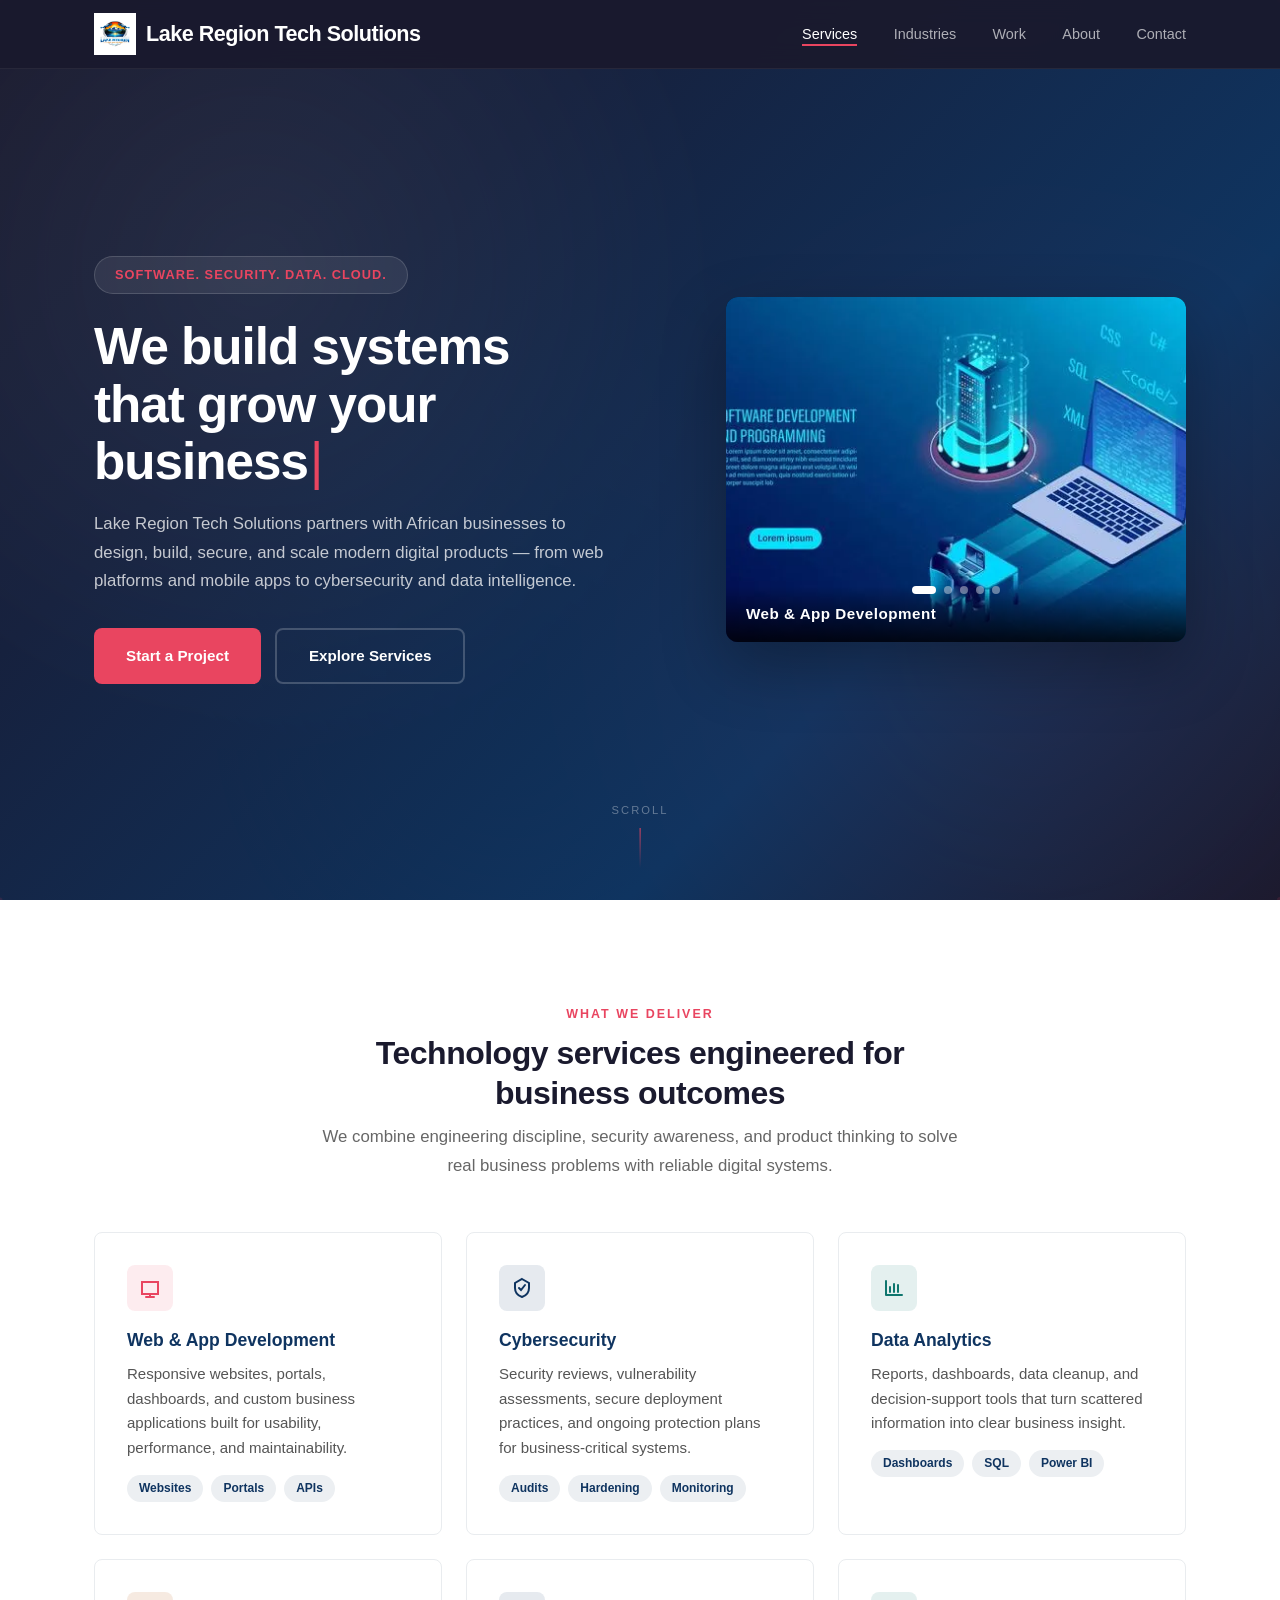
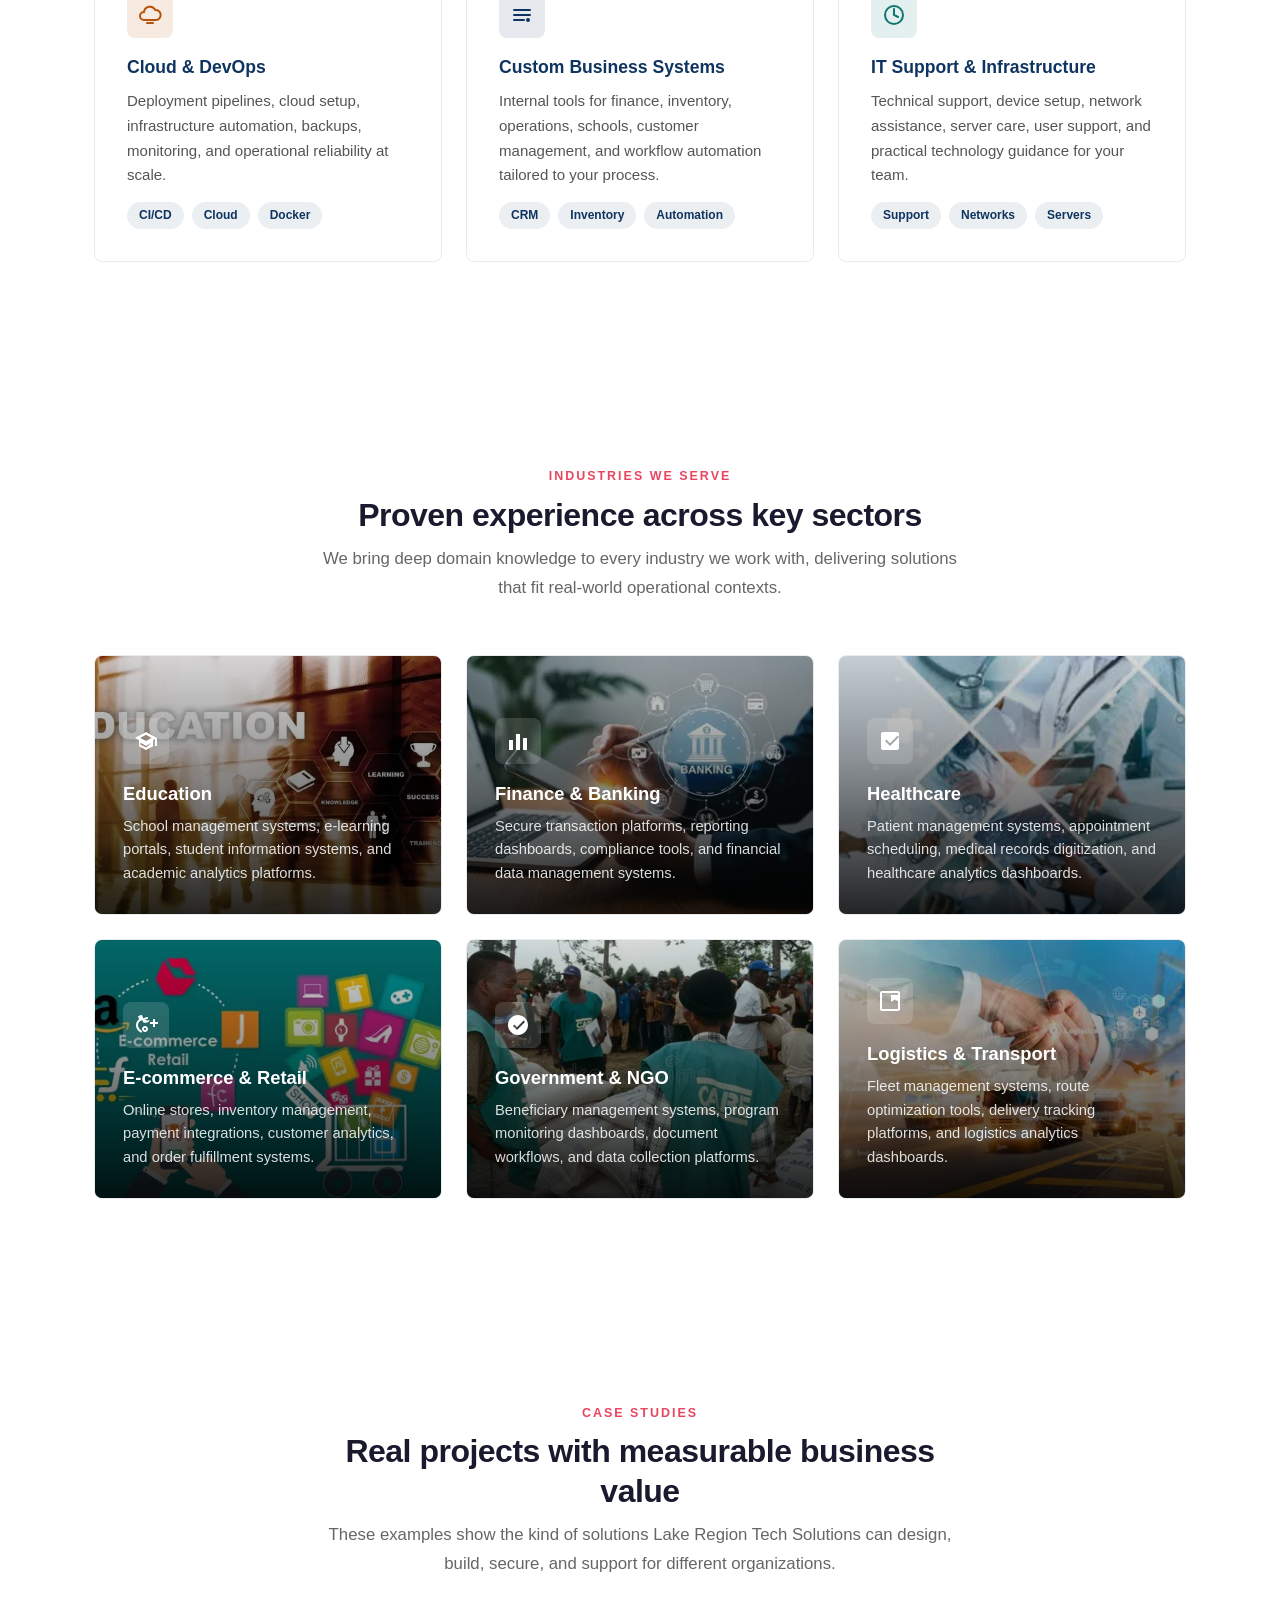
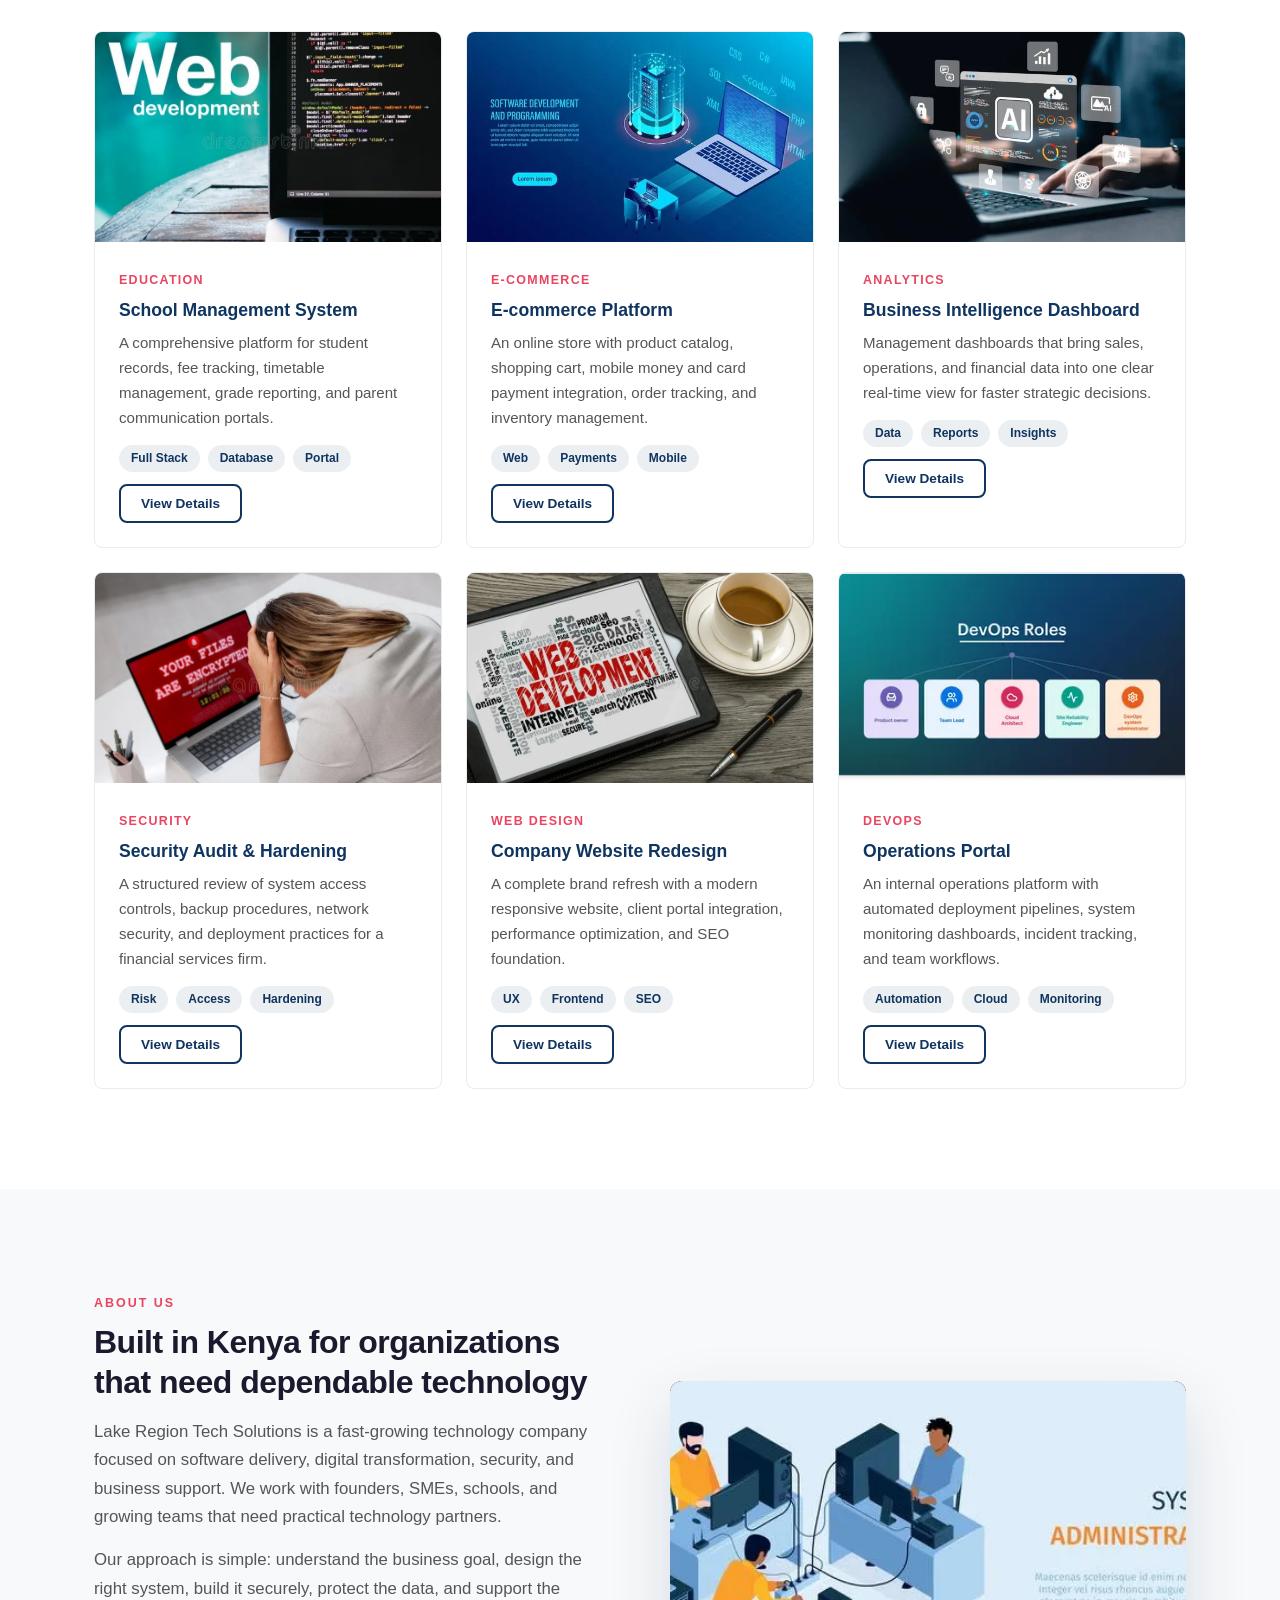
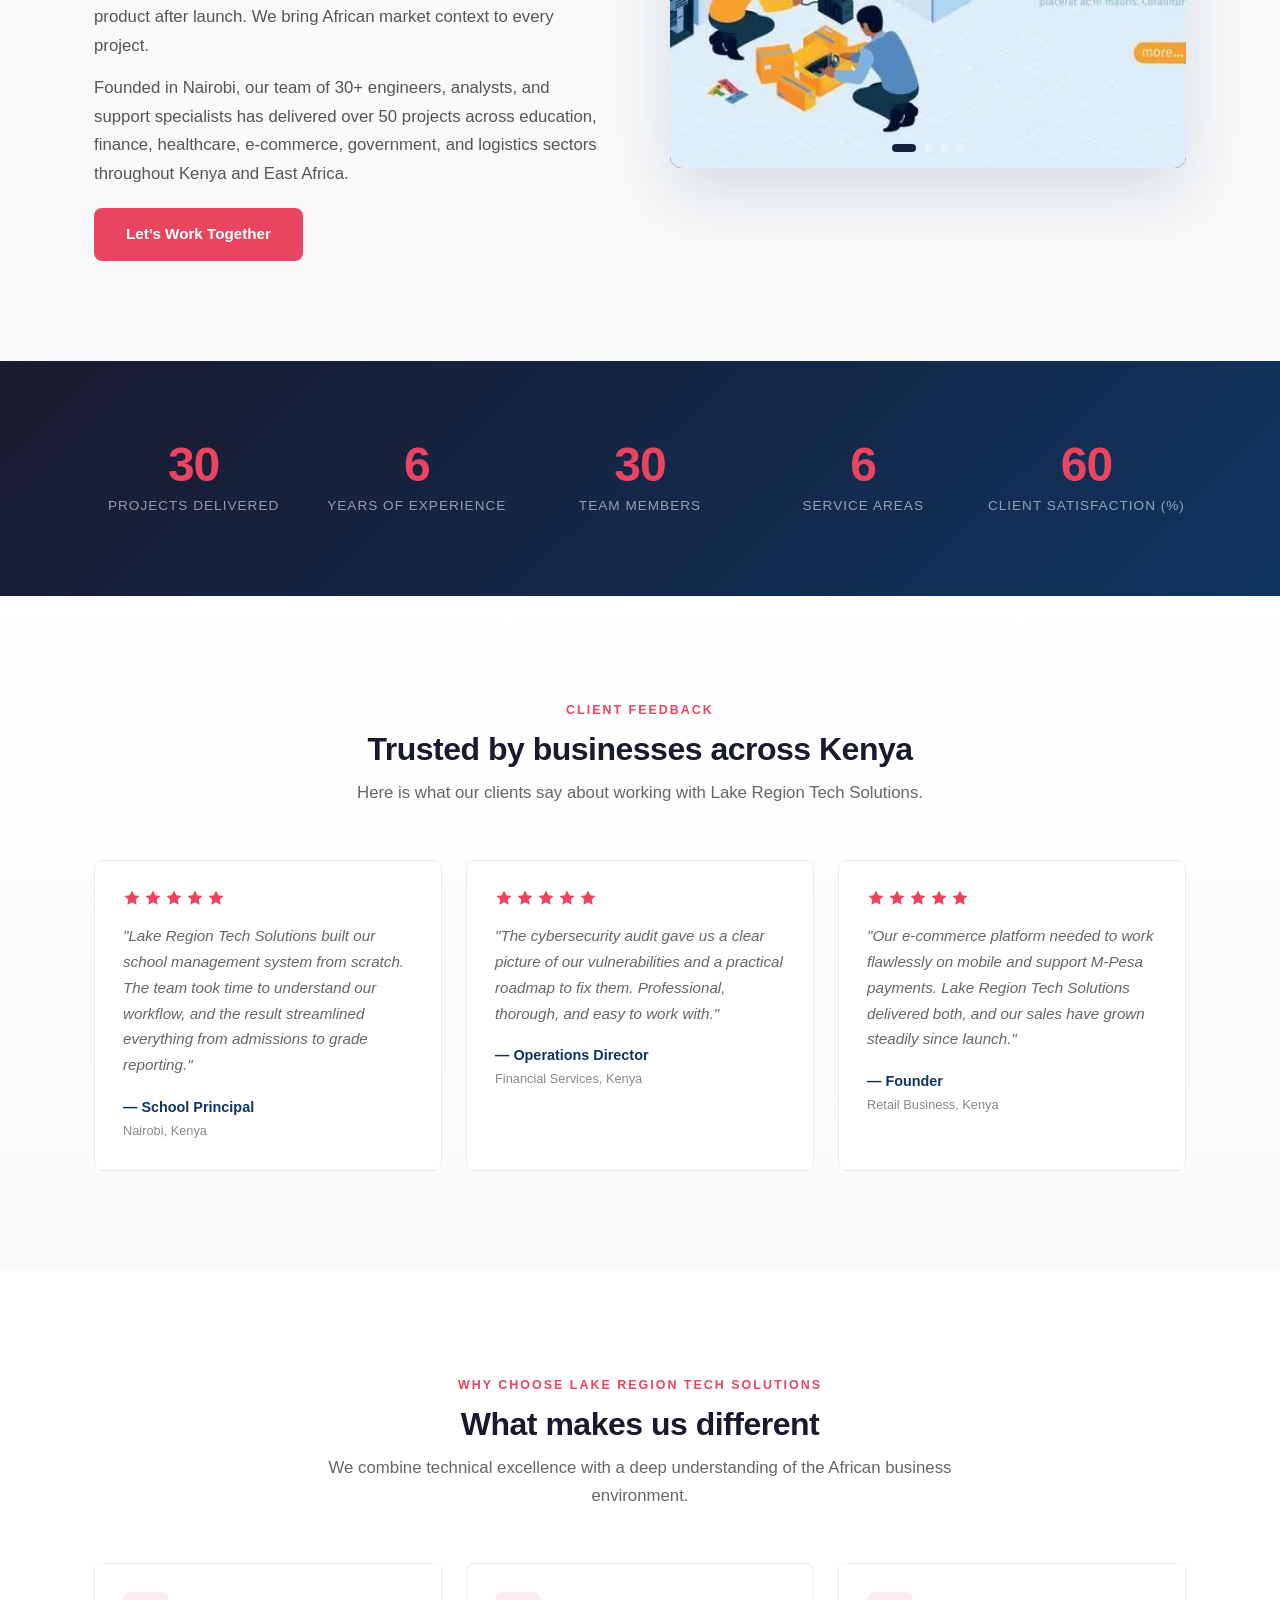
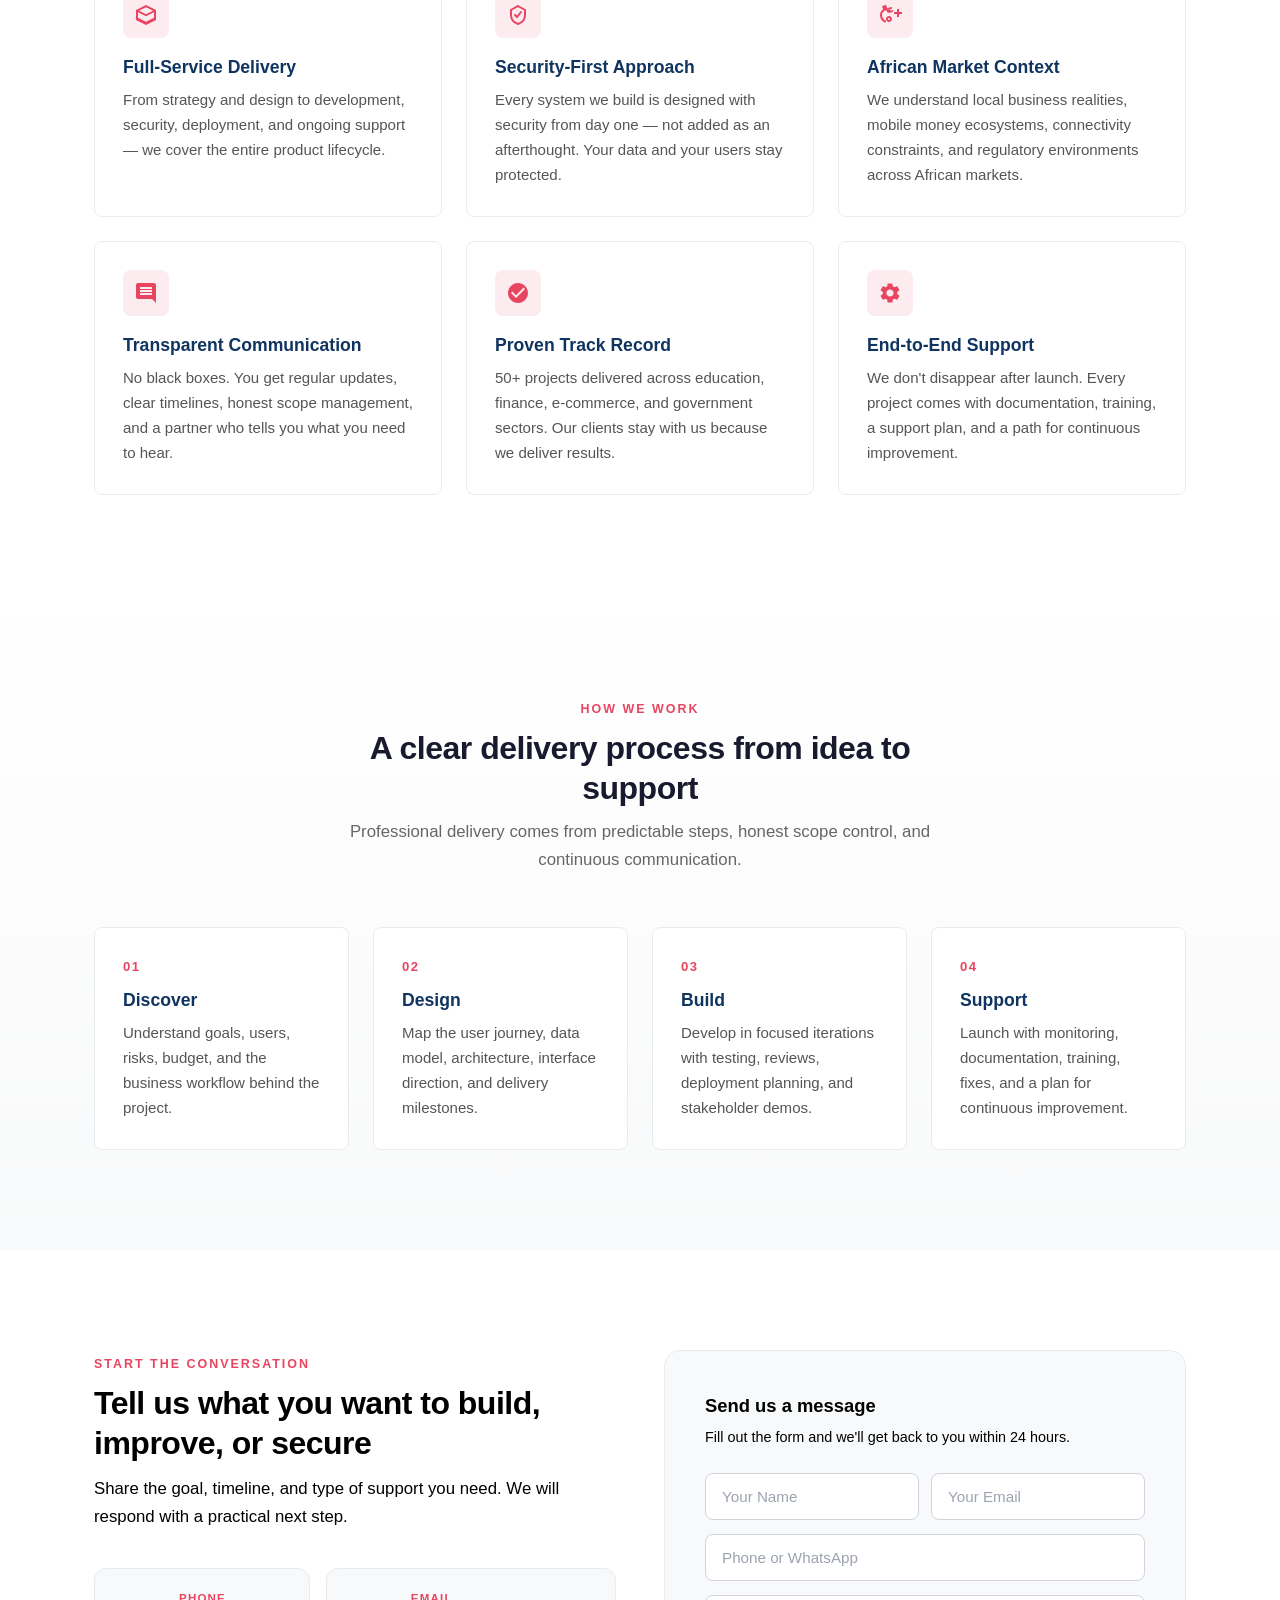
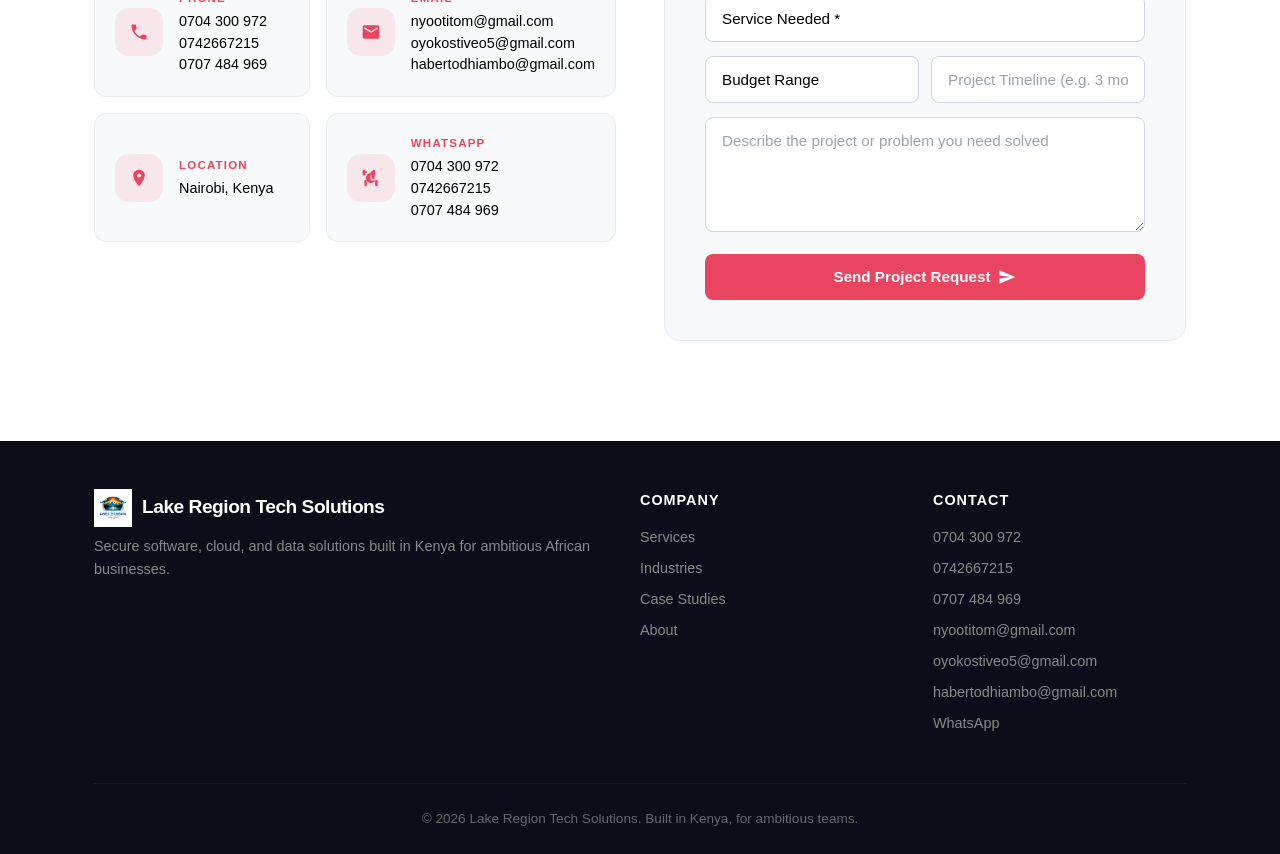
<file: index.html>
<!DOCTYPE html>
<html lang="en">
<head>
  <meta charset="UTF-8">
  <meta name="viewport" content="width=device-width, initial-scale=1.0">
  <title>Lake Region Tech Solutions | Software, Cybersecurity & Data Solutions – Kenya</title>
  <meta name="description" content="Lake Region Tech Solutions is a Kenyan technology company delivering custom software, mobile apps, cybersecurity, data analytics, cloud/DevOps, and IT support for growing businesses across Africa.">
  <meta name="keywords" content="Lake Region Tech Solutions, software development Kenya, web development Kenya, cybersecurity Kenya, data analytics Kenya, DevOps Kenya, mobile app development Kenya, IT support Kenya, Kenyan tech company, African software company">
  <meta name="author" content="Lake Region Tech Solutions">
  <meta name="robots" content="index, follow">
  <link rel="canonical" href="https://nyooti.github.io/lake-region-tech-solutions/">
  <meta property="og:title" content="Lake Region Tech Solutions – Software, Cybersecurity & Data Solutions">
  <meta property="og:description" content="We build secure systems, automate operations, and turn data into decisions for ambitious African businesses.">
  <meta property="og:type" content="website">
  <meta property="og:url" content="https://nyooti.github.io/lake-region-tech-solutions/">
  <meta property="og:image" content="https://nyooti.github.io/lake-region-tech-solutions/logo.png">
  <meta property="og:locale" content="en_KE">
  <meta property="og:site_name" content="Lake Region Tech Solutions">
  <meta name="twitter:card" content="summary_large_image">
  <meta name="twitter:title" content="Lake Region Tech Solutions – Software, Cybersecurity & Data Solutions">
  <meta name="twitter:description" content="We build secure systems, automate operations, and turn data into decisions for ambitious African businesses.">
  <meta name="twitter:image" content="https://nyooti.github.io/lake-region-tech-solutions/logo.png">
  <link rel="icon" href="logo.png" type="image/png">
  <link rel="stylesheet" href="style.css">
  <script type="application/ld+json">
  {
    "@context": "https://schema.org",
    "@type": "Organization",
    "name": "Lake Region Tech Solutions",
    "url": "https://nyooti.github.io/lake-region-tech-solutions/",
    "logo": "https://nyooti.github.io/lake-region-tech-solutions/logo.png",
    "email": "nyootitom@gmail.com",
    "telephone": "0704300972",
    "additionalTelephone": ["0742667215", "0707484969"],
    "address": {
      "@type": "PostalAddress",
      "addressLocality": "Nairobi",
      "addressCountry": "KE"
    },
    "description": "Kenyan technology company delivering custom software, mobile apps, cybersecurity, data analytics, cloud/DevOps, and IT support.",
    "sameAs": [
      "https://wa.me/254704300972",
      "https://wa.me/254742667215",
      "https://wa.me/254707484969"
    ],
    "knowsAbout": ["Software Development", "Cybersecurity", "Data Analytics", "Cloud Computing", "DevOps", "IT Support"]
  }
  </script>
</head>
<body>

<a class="skip-link" href="#services">Skip to main content</a>

<header>
  <div class="container header-inner">
    <a class="logo" href="#top" aria-label="Lake Region Tech Solutions home">
      <img class="logo-mark" src="logo.png" alt="Lake Region Tech Solutions logo">
      Lake Region Tech Solutions
    </a>
    <nav id="nav-menu" aria-label="Main navigation">
      <a href="#services">Services</a>
      <a href="#industries">Industries</a>
      <a href="#work">Work</a>
      <a href="#about">About</a>
      <a href="#contact">Contact</a>
    </nav>
    <button class="menu-toggle" id="menuToggle" aria-label="Menu">
      <span></span><span></span><span></span>
    </button>
  </div>
</header>

<section id="top" class="hero">
  <div class="hero-bg"></div>
  <canvas id="particles-canvas"></canvas>
  <div class="container hero-content">
    <div class="hero-text">
      <p class="hero-badge">Software. Security. Data. Cloud.</p>
      <h1 id="typed-text">We build systems that grow your business</h1>
      <p class="hero-sub">Lake Region Tech Solutions partners with African businesses to design, build, secure, and scale modern digital products — from web platforms and mobile apps to cybersecurity and data intelligence.</p>
      <div class="hero-buttons">
        <a href="#contact" class="btn btn-primary">Start a Project</a>
        <a href="#services" class="btn btn-outline">Explore Services</a>
      </div>
    </div>
    <div class="hero-showcase">
      <div class="showcase-carousel" id="heroCarousel">
        <div class="showcase-track" id="heroTrack">
          <div class="showcase-slide" style="background-image: url('software-development.webp')">
            <div class="showcase-label">Web & App Development</div>
          </div>
          <div class="showcase-slide" style="background-image: url('Cybersecurity Analyst 3.webp')">
            <div class="showcase-label">Cybersecurity</div>
          </div>
          <div class="showcase-slide" style="background-image: url('data analytics 4.webp')">
            <div class="showcase-label">Data Analytics</div>
          </div>
          <div class="showcase-slide" style="background-image: url('DevSecOps Engineer 2.webp')">
            <div class="showcase-label">Cloud & DevOps</div>
          </div>
          <div class="showcase-slide" style="background-image: url('web-development-word.webp')">
            <div class="showcase-label">Web Design</div>
          </div>
        </div>
        <button class="showcase-btn showcase-prev" aria-label="Previous slide" tabindex="0">&lsaquo;</button>
        <button class="showcase-btn showcase-next" aria-label="Next slide" tabindex="0">&rsaquo;</button>
        <div class="showcase-dots" id="heroDots"></div>
      </div>
    </div>
  </div>
  <div class="hero-scroll" aria-hidden="true">
    <span>Scroll</span>
    <div class="scroll-line"></div>
  </div>
</section>

<section id="services" class="section">
  <div class="container">
    <div class="section-header fade-in">
      <span class="section-tag">What We Deliver</span>
      <h2>Technology services engineered for business outcomes</h2>
      <p>We combine engineering discipline, security awareness, and product thinking to solve real business problems with reliable digital systems.</p>
    </div>
    <div class="service-grid">
      <div class="service-card fade-in">
        <div class="service-icon service-red">
          <svg viewBox="0 0 24 24"><path d="M4 6h16v12H4zM8 21h8M12 18v3" fill="none" stroke="currentColor" stroke-width="2" stroke-linecap="round"/></svg>
        </div>
        <h3>Web &amp; App Development</h3>
        <p>Responsive websites, portals, dashboards, and custom business applications built for usability, performance, and maintainability.</p>
        <div class="role-tags"><span>Websites</span><span>Portals</span><span>APIs</span></div>
      </div>
      <div class="service-card fade-in">
        <div class="service-icon service-blue">
          <svg viewBox="0 0 24 24"><path d="M12 3l7 4v5c0 4.2-2.6 7.5-7 9-4.4-1.5-7-4.8-7-9V7l7-4z" fill="none" stroke="currentColor" stroke-width="2"/><path d="M9 12l2 2 4-5" fill="none" stroke="currentColor" stroke-width="2" stroke-linecap="round"/></svg>
        </div>
        <h3>Cybersecurity</h3>
        <p>Security reviews, vulnerability assessments, secure deployment practices, and ongoing protection plans for business-critical systems.</p>
        <div class="role-tags"><span>Audits</span><span>Hardening</span><span>Monitoring</span></div>
      </div>
      <div class="service-card fade-in">
        <div class="service-icon service-green">
          <svg viewBox="0 0 24 24"><path d="M4 19V5M4 19h16M8 16v-5M12 16V8M16 16v-7" fill="none" stroke="currentColor" stroke-width="2" stroke-linecap="round"/></svg>
        </div>
        <h3>Data Analytics</h3>
        <p>Reports, dashboards, data cleanup, and decision-support tools that turn scattered information into clear business insight.</p>
        <div class="role-tags"><span>Dashboards</span><span>SQL</span><span>Power BI</span></div>
      </div>
      <div class="service-card fade-in">
        <div class="service-icon service-amber">
          <svg viewBox="0 0 24 24"><path d="M6 17a4 4 0 010-8 6 6 0 0111.3-2A5 5 0 1118 17H6z" fill="none" stroke="currentColor" stroke-width="2"/><path d="M9 20h6" stroke="currentColor" stroke-width="2" stroke-linecap="round"/></svg>
        </div>
        <h3>Cloud &amp; DevOps</h3>
        <p>Deployment pipelines, cloud setup, infrastructure automation, backups, monitoring, and operational reliability at scale.</p>
        <div class="role-tags"><span>CI/CD</span><span>Cloud</span><span>Docker</span></div>
      </div>
      <div class="service-card fade-in">
        <div class="service-icon service-blue">
          <svg viewBox="0 0 24 24"><path d="M4 7h16M4 12h16M4 17h10" fill="none" stroke="currentColor" stroke-width="2" stroke-linecap="round"/><circle cx="18" cy="17" r="2" fill="currentColor"/></svg>
        </div>
        <h3>Custom Business Systems</h3>
        <p>Internal tools for finance, inventory, operations, schools, customer management, and workflow automation tailored to your process.</p>
        <div class="role-tags"><span>CRM</span><span>Inventory</span><span>Automation</span></div>
      </div>
      <div class="service-card fade-in">
        <div class="service-icon service-green">
          <svg viewBox="0 0 24 24"><path d="M12 6v6l4 2M21 12a9 9 0 11-18 0 9 9 0 0118 0z" fill="none" stroke="currentColor" stroke-width="2" stroke-linecap="round"/></svg>
        </div>
        <h3>IT Support &amp; Infrastructure</h3>
        <p>Technical support, device setup, network assistance, server care, user support, and practical technology guidance for your team.</p>
        <div class="role-tags"><span>Support</span><span>Networks</span><span>Servers</span></div>
      </div>
    </div>
  </div>
</section>

<section id="industries" class="section industries-section">
  <div class="container">
    <div class="section-header fade-in">
      <span class="section-tag">Industries We Serve</span>
      <h2>Proven experience across key sectors</h2>
      <p>We bring deep domain knowledge to every industry we work with, delivering solutions that fit real-world operational contexts.</p>
    </div>
    <div class="industries-grid">
      <div class="industry-card fade-in">
        <div class="industry-bg" style="background-image: url('education.webp')"></div>
        <div class="industry-overlay"></div>
        <div class="industry-content">
          <div class="industry-icon">
            <svg viewBox="0 0 24 24"><path d="M12 3L1 9l4 2.18v6L12 21l7-3.82v-6l2-1.09V17h2V9L12 3zm0 2.84l5.72 3.11L12 12.06 6.28 8.95 12 5.84zM5 15.18l2.1-1.15L12 16.94l4.9-2.91L19 15.18v-2.36L12 18.5l-7-3.68v2.36z" fill="currentColor"/></svg>
          </div>
          <h3>Education</h3>
          <p>School management systems, e-learning portals, student information systems, and academic analytics platforms.</p>
        </div>
      </div>
      <div class="industry-card fade-in">
        <div class="industry-bg" style="background-image: url('finance and banking.webp')"></div>
        <div class="industry-overlay"></div>
        <div class="industry-content">
          <div class="industry-icon">
            <svg viewBox="0 0 24 24"><path d="M3 11h4v10H3V11zm7-6h4v16h-4V5zm7 4h4v12h-4V9z" fill="currentColor"/></svg>
          </div>
          <h3>Finance &amp; Banking</h3>
          <p>Secure transaction platforms, reporting dashboards, compliance tools, and financial data management systems.</p>
        </div>
      </div>
      <div class="industry-card fade-in">
        <div class="industry-bg" style="background-image: url('medical.webp')"></div>
        <div class="industry-overlay"></div>
        <div class="industry-content">
          <div class="industry-icon">
            <svg viewBox="0 0 24 24"><path d="M19 3H5c-1.1 0-2 .9-2 2v14c0 1.1.9 2 2 2h14c1.1 0 2-.9 2-2V5c0-1.1-.9-2-2-2zm-7 14l-5-5 1.41-1.41L12 14.17l7.59-7.59L21 8l-9 9z" fill="currentColor"/></svg>
          </div>
          <h3>Healthcare</h3>
          <p>Patient management systems, appointment scheduling, medical records digitization, and healthcare analytics dashboards.</p>
        </div>
      </div>
      <div class="industry-card fade-in">
        <div class="industry-bg" style="background-image: url('E-commerce & Retail.webp')"></div>
        <div class="industry-overlay"></div>
        <div class="industry-content">
          <div class="industry-icon">
            <svg viewBox="0 0 24 24"><path d="M21 6h-2v3h-3v2h3v3h2v-3h3V9h-3V6zm-10 7c-1.66 0-3 1.34-3 3s1.34 3 3 3 3-1.34 3-3-1.34-3-3-3zm0 4c-.55 0-1-.45-1-1s.45-1 1-1 1 .45 1 1-.45 1-1 1zM4 12c0-2.33 1.58-4.28 3.78-4.83l-.78-1.8C3.96 6.53 2 9.06 2 12c0 3.52 2.22 6.55 5.38 7.64l.75-1.79C5.94 16.92 4 14.66 4 12zm5.41-6.12l1.85.65c.74-.38 1.56-.56 2.42-.53l.48-1.95c-1.18-.05-2.33.23-3.35.78l-1.4.55-1.59-3.57L3.92 3.21l2.16 4.85 2.36-.83.97 2.17c.63.24 1.31.37 2 .37 1.24 0 2.42-.36 3.44-1.04l.74-1.7c-.7.32-1.44.46-2.18.42-.51-.03-1-.15-1.46-.33l-2.3-.95-.85-2.06z" fill="currentColor"/></svg>
          </div>
          <h3>E-commerce &amp; Retail</h3>
          <p>Online stores, inventory management, payment integrations, customer analytics, and order fulfillment systems.</p>
        </div>
      </div>
      <div class="industry-card fade-in">
        <div class="industry-bg" style="background-image: url('Government & NGO.webp')"></div>
        <div class="industry-overlay"></div>
        <div class="industry-content">
          <div class="industry-icon">
            <svg viewBox="0 0 24 24"><path d="M12 2C6.48 2 2 6.48 2 12s4.48 10 10 10 10-4.48 10-10S17.52 2 12 2zm-1 15l-4-4 1.41-1.41L11 14.17l6.59-6.59L19 9l-8 8z" fill="currentColor"/></svg>
          </div>
          <h3>Government &amp; NGO</h3>
          <p>Beneficiary management systems, program monitoring dashboards, document workflows, and data collection platforms.</p>
        </div>
      </div>
      <div class="industry-card fade-in">
        <div class="industry-bg" style="background-image: url('Logistics & Transport.webp')"></div>
        <div class="industry-overlay"></div>
        <div class="industry-content">
          <div class="industry-icon">
            <svg viewBox="0 0 24 24"><path d="M20 2H4c-1.1 0-2 .9-2 2v16c0 1.1.9 2 2 2h16c1.1 0 2-.9 2-2V4c0-1.1-.9-2-2-2zm0 18H4V4h16v16zM18 6h-5v7l4-2.5 4 2.5V6z" fill="currentColor"/></svg>
          </div>
          <h3>Logistics &amp; Transport</h3>
          <p>Fleet management systems, route optimization tools, delivery tracking platforms, and logistics analytics dashboards.</p>
        </div>
      </div>
    </div>
  </div>
</section>

<section id="work" class="section work-section">
  <div class="container">
    <div class="section-header fade-in">
      <span class="section-tag">Case Studies</span>
      <h2>Real projects with measurable business value</h2>
      <p>These examples show the kind of solutions Lake Region Tech Solutions can design, build, secure, and support for different organizations.</p>
    </div>
    <div class="project-grid">
      <article class="project-card fade-in">
        <img class="project-media" src="web-development-laptop.webp" alt="School management system interface on a laptop" loading="lazy">
        <div class="project-content">
          <span class="project-kicker">Education</span>
          <h3>School Management System</h3>
          <p>A comprehensive platform for student records, fee tracking, timetable management, grade reporting, and parent communication portals.</p>
          <div class="role-tags"><span>Full Stack</span><span>Database</span><span>Portal</span></div>
          <button class="btn btn-outline btn-sm" data-modal="modal-study-1">View Details</button>
        </div>
      </article>
      <article class="project-card fade-in">
        <img class="project-media" src="software-development.webp" alt="E-commerce platform development" loading="lazy">
        <div class="project-content">
          <span class="project-kicker">E-commerce</span>
          <h3>E-commerce Platform</h3>
          <p>An online store with product catalog, shopping cart, mobile money and card payment integration, order tracking, and inventory management.</p>
          <div class="role-tags"><span>Web</span><span>Payments</span><span>Mobile</span></div>
          <button class="btn btn-outline btn-sm" data-modal="modal-study-2">View Details</button>
        </div>
      </article>
      <article class="project-card fade-in">
        <img class="project-media" src="data analytics 3.webp" alt="Business intelligence dashboard showing key metrics" loading="lazy">
        <div class="project-content">
          <span class="project-kicker">Analytics</span>
          <h3>Business Intelligence Dashboard</h3>
          <p>Management dashboards that bring sales, operations, and financial data into one clear real-time view for faster strategic decisions.</p>
          <div class="role-tags"><span>Data</span><span>Reports</span><span>Insights</span></div>
          <button class="btn btn-outline btn-sm" data-modal="modal-study-3">View Details</button>
        </div>
      </article>
      <article class="project-card fade-in">
        <img class="project-media" src="Cybersecurity Analyst 4.webp" alt="Security analyst reviewing system vulnerabilities" loading="lazy">
        <div class="project-content">
          <span class="project-kicker">Security</span>
          <h3>Security Audit &amp; Hardening</h3>
          <p>A structured review of system access controls, backup procedures, network security, and deployment practices for a financial services firm.</p>
          <div class="role-tags"><span>Risk</span><span>Access</span><span>Hardening</span></div>
          <button class="btn btn-outline btn-sm" data-modal="modal-study-4">View Details</button>
        </div>
      </article>
      <article class="project-card fade-in">
        <img class="project-media" src="web-development-word.webp" alt="Company website redesign project" loading="lazy">
        <div class="project-content">
          <span class="project-kicker">Web Design</span>
          <h3>Company Website Redesign</h3>
          <p>A complete brand refresh with a modern responsive website, client portal integration, performance optimization, and SEO foundation.</p>
          <div class="role-tags"><span>UX</span><span>Frontend</span><span>SEO</span></div>
          <button class="btn btn-outline btn-sm" data-modal="modal-study-5">View Details</button>
        </div>
      </article>
      <article class="project-card fade-in">
        <img class="project-media" src="DevSecOps Engineer.webp" alt="DevSecOps automation and deployment pipeline" loading="lazy">
        <div class="project-content">
          <span class="project-kicker">DevOps</span>
          <h3>Operations Portal</h3>
          <p>An internal operations platform with automated deployment pipelines, system monitoring dashboards, incident tracking, and team workflows.</p>
          <div class="role-tags"><span>Automation</span><span>Cloud</span><span>Monitoring</span></div>
          <button class="btn btn-outline btn-sm" data-modal="modal-study-6">View Details</button>
        </div>
      </article>
    </div>
  </div>
</section>

<section id="about" class="section">
  <div class="container">
    <div class="about-grid">
      <div class="about-text fade-in">
        <span class="section-tag">About Us</span>
        <h2>Built in Kenya for organizations that need dependable technology</h2>
        <p>Lake Region Tech Solutions is a fast-growing technology company focused on software delivery, digital transformation, security, and business support. We work with founders, SMEs, schools, and growing teams that need practical technology partners.</p>
        <p>Our approach is simple: understand the business goal, design the right system, build it securely, protect the data, and support the product after launch. We bring African market context to every project.</p>
        <p>Founded in Nairobi, our team of 30+ engineers, analysts, and support specialists has delivered over 50 projects across education, finance, healthcare, e-commerce, government, and logistics sectors throughout Kenya and East Africa.</p>
        <div class="about-cta">
          <a href="#contact" class="btn btn-primary">Let&rsquo;s Work Together</a>
        </div>
      </div>
      <div class="about-visual fade-in">
        <div class="about-carousel" id="aboutCarousel">
          <div class="about-track" id="aboutTrack">
            <div class="about-slide" style="background-image: url('System Administrator 2.webp')"></div>
            <div class="about-slide" style="background-image: url('data analytics 2.webp')"></div>
            <div class="about-slide" style="background-image: url('Cybersecurity Analyst 2.webp')"></div>
            <div class="about-slide" style="background-image: url('DevSecOps Engineer 1.webp')"></div>
          </div>
          <div class="about-dots" id="aboutDots"></div>
        </div>
      </div>
    </div>
  </div>
</section>

<section id="stats" class="stats-section">
  <div class="container">
    <div class="stats-grid">
      <div class="stat-item">
        <span class="stat-number" data-target="50">0</span>
        <span class="stat-label">Projects Delivered</span>
      </div>
      <div class="stat-item">
        <span class="stat-number" data-target="6">0</span>
        <span class="stat-label">Years of Experience</span>
      </div>
      <div class="stat-item">
        <span class="stat-number" data-target="30">0</span>
        <span class="stat-label">Team Members</span>
      </div>
      <div class="stat-item">
        <span class="stat-number" data-target="6">0</span>
        <span class="stat-label">Service Areas</span>
      </div>
      <div class="stat-item">
        <span class="stat-number" data-target="98">0</span>
        <span class="stat-label">Client Satisfaction (%)</span>
      </div>
    </div>
  </div>
</section>

<section id="testimonials" class="section testimonials-section">
  <div class="container">
    <div class="section-header fade-in">
      <span class="section-tag">Client Feedback</span>
      <h2>Trusted by businesses across Kenya</h2>
      <p>Here is what our clients say about working with Lake Region Tech Solutions.</p>
    </div>
    <div class="testimonials-grid">
      <div class="testimonial-card fade-in">
        <div class="testimonial-stars">
          <svg width="18" height="18" viewBox="0 0 24 24" fill="#e94560"><path d="M12 2l3.09 6.26L22 9.27l-5 4.87 1.18 6.88L12 17.77l-6.18 3.25L7 14.14 2 9.27l6.91-1.01L12 2z"/></svg>
          <svg width="18" height="18" viewBox="0 0 24 24" fill="#e94560"><path d="M12 2l3.09 6.26L22 9.27l-5 4.87 1.18 6.88L12 17.77l-6.18 3.25L7 14.14 2 9.27l6.91-1.01L12 2z"/></svg>
          <svg width="18" height="18" viewBox="0 0 24 24" fill="#e94560"><path d="M12 2l3.09 6.26L22 9.27l-5 4.87 1.18 6.88L12 17.77l-6.18 3.25L7 14.14 2 9.27l6.91-1.01L12 2z"/></svg>
          <svg width="18" height="18" viewBox="0 0 24 24" fill="#e94560"><path d="M12 2l3.09 6.26L22 9.27l-5 4.87 1.18 6.88L12 17.77l-6.18 3.25L7 14.14 2 9.27l6.91-1.01L12 2z"/></svg>
          <svg width="18" height="18" viewBox="0 0 24 24" fill="#e94560"><path d="M12 2l3.09 6.26L22 9.27l-5 4.87 1.18 6.88L12 17.77l-6.18 3.25L7 14.14 2 9.27l6.91-1.01L12 2z"/></svg>
        </div>
        <p>"Lake Region Tech Solutions built our school management system from scratch. The team took time to understand our workflow, and the result streamlined everything from admissions to grade reporting."</p>
        <div class="testimonial-author">
          <strong>— School Principal</strong>
          <span>Nairobi, Kenya</span>
        </div>
      </div>
      <div class="testimonial-card fade-in">
        <div class="testimonial-stars">
          <svg width="18" height="18" viewBox="0 0 24 24" fill="#e94560"><path d="M12 2l3.09 6.26L22 9.27l-5 4.87 1.18 6.88L12 17.77l-6.18 3.25L7 14.14 2 9.27l6.91-1.01L12 2z"/></svg>
          <svg width="18" height="18" viewBox="0 0 24 24" fill="#e94560"><path d="M12 2l3.09 6.26L22 9.27l-5 4.87 1.18 6.88L12 17.77l-6.18 3.25L7 14.14 2 9.27l6.91-1.01L12 2z"/></svg>
          <svg width="18" height="18" viewBox="0 0 24 24" fill="#e94560"><path d="M12 2l3.09 6.26L22 9.27l-5 4.87 1.18 6.88L12 17.77l-6.18 3.25L7 14.14 2 9.27l6.91-1.01L12 2z"/></svg>
          <svg width="18" height="18" viewBox="0 0 24 24" fill="#e94560"><path d="M12 2l3.09 6.26L22 9.27l-5 4.87 1.18 6.88L12 17.77l-6.18 3.25L7 14.14 2 9.27l6.91-1.01L12 2z"/></svg>
          <svg width="18" height="18" viewBox="0 0 24 24" fill="#e94560"><path d="M12 2l3.09 6.26L22 9.27l-5 4.87 1.18 6.88L12 17.77l-6.18 3.25L7 14.14 2 9.27l6.91-1.01L12 2z"/></svg>
        </div>
        <p>"The cybersecurity audit gave us a clear picture of our vulnerabilities and a practical roadmap to fix them. Professional, thorough, and easy to work with."</p>
        <div class="testimonial-author">
          <strong>— Operations Director</strong>
          <span>Financial Services, Kenya</span>
        </div>
      </div>
      <div class="testimonial-card fade-in">
        <div class="testimonial-stars">
          <svg width="18" height="18" viewBox="0 0 24 24" fill="#e94560"><path d="M12 2l3.09 6.26L22 9.27l-5 4.87 1.18 6.88L12 17.77l-6.18 3.25L7 14.14 2 9.27l6.91-1.01L12 2z"/></svg>
          <svg width="18" height="18" viewBox="0 0 24 24" fill="#e94560"><path d="M12 2l3.09 6.26L22 9.27l-5 4.87 1.18 6.88L12 17.77l-6.18 3.25L7 14.14 2 9.27l6.91-1.01L12 2z"/></svg>
          <svg width="18" height="18" viewBox="0 0 24 24" fill="#e94560"><path d="M12 2l3.09 6.26L22 9.27l-5 4.87 1.18 6.88L12 17.77l-6.18 3.25L7 14.14 2 9.27l6.91-1.01L12 2z"/></svg>
          <svg width="18" height="18" viewBox="0 0 24 24" fill="#e94560"><path d="M12 2l3.09 6.26L22 9.27l-5 4.87 1.18 6.88L12 17.77l-6.18 3.25L7 14.14 2 9.27l6.91-1.01L12 2z"/></svg>
          <svg width="18" height="18" viewBox="0 0 24 24" fill="#e94560"><path d="M12 2l3.09 6.26L22 9.27l-5 4.87 1.18 6.88L12 17.77l-6.18 3.25L7 14.14 2 9.27l6.91-1.01L12 2z"/></svg>
        </div>
        <p>"Our e-commerce platform needed to work flawlessly on mobile and support M-Pesa payments. Lake Region Tech Solutions delivered both, and our sales have grown steadily since launch."</p>
        <div class="testimonial-author">
          <strong>— Founder</strong>
          <span>Retail Business, Kenya</span>
        </div>
      </div>
    </div>
  </div>
</section>

<section id="why-choose" class="section why-choose-section">
  <div class="container">
    <div class="section-header fade-in">
      <span class="section-tag">Why Choose Lake Region Tech Solutions</span>
      <h2>What makes us different</h2>
      <p>We combine technical excellence with a deep understanding of the African business environment.</p>
    </div>
    <div class="reasons-grid">
      <div class="reason-card fade-in">
        <div class="reason-icon">
          <svg viewBox="0 0 24 24"><path d="M12 2L2 7v10l10 5 10-5V7L12 2zm0 2.18l7 3.5-7 3.5-7-3.5 7-3.5zM4 9.32l8 4 8-4v5.36l-8 4-8-4V9.32z" fill="currentColor"/></svg>
        </div>
        <h3>Full-Service Delivery</h3>
        <p>From strategy and design to development, security, deployment, and ongoing support — we cover the entire product lifecycle.</p>
      </div>
      <div class="reason-card fade-in">
        <div class="reason-icon">
          <svg viewBox="0 0 24 24"><path d="M12 3l7 4v5c0 4.2-2.6 7.5-7 9-4.4-1.5-7-4.8-7-9V7l7-4z" fill="none" stroke="currentColor" stroke-width="2"/><path d="M9 12l2 2 4-5" fill="none" stroke="currentColor" stroke-width="2" stroke-linecap="round"/></svg>
        </div>
        <h3>Security-First Approach</h3>
        <p>Every system we build is designed with security from day one — not added as an afterthought. Your data and your users stay protected.</p>
      </div>
      <div class="reason-card fade-in">
        <div class="reason-icon">
          <svg viewBox="0 0 24 24"><path d="M21 6h-2v3h-3v2h3v3h2v-3h3V9h-3V6zm-10 7c-1.66 0-3 1.34-3 3s1.34 3 3 3 3-1.34 3-3-1.34-3-3-3zm0 4c-.55 0-1-.45-1-1s.45-1 1-1 1 .45 1 1-.45 1-1 1zM4 12c0-2.33 1.58-4.28 3.78-4.83l-.78-1.8C3.96 6.53 2 9.06 2 12c0 3.52 2.22 6.55 5.38 7.64l.75-1.79C5.94 16.92 4 14.66 4 12zm5.41-6.12l1.85.65c.74-.38 1.56-.56 2.42-.53l.48-1.95c-1.18-.05-2.33.23-3.35.78l-1.4.55-1.59-3.57L3.92 3.21l2.16 4.85 2.36-.83.97 2.17c.63.24 1.31.37 2 .37 1.24 0 2.42-.36 3.44-1.04l.74-1.7c-.7.32-1.44.46-2.18.42-.51-.03-1-.15-1.46-.33l-2.3-.95-.85-2.06z" fill="currentColor"/></svg>
        </div>
        <h3>African Market Context</h3>
        <p>We understand local business realities, mobile money ecosystems, connectivity constraints, and regulatory environments across African markets.</p>
      </div>
      <div class="reason-card fade-in">
        <div class="reason-icon">
          <svg viewBox="0 0 24 24"><path d="M21.99 4c0-1.1-.89-2-1.99-2H4c-1.1 0-2 .9-2 2v12c0 1.1.9 2 2 2h14l4 4-.01-18zM18 14H6v-2h12v2zm0-3H6V9h12v2zm0-3H6V6h12v2z" fill="currentColor"/></svg>
        </div>
        <h3>Transparent Communication</h3>
        <p>No black boxes. You get regular updates, clear timelines, honest scope management, and a partner who tells you what you need to hear.</p>
      </div>
      <div class="reason-card fade-in">
        <div class="reason-icon">
          <svg viewBox="0 0 24 24"><path d="M12 2C6.48 2 2 6.48 2 12s4.48 10 10 10 10-4.48 10-10S17.52 2 12 2zm-2 15l-5-5 1.41-1.41L10 14.17l7.59-7.59L19 8l-9 9z" fill="currentColor"/></svg>
        </div>
        <h3>Proven Track Record</h3>
        <p>50+ projects delivered across education, finance, e-commerce, and government sectors. Our clients stay with us because we deliver results.</p>
      </div>
      <div class="reason-card fade-in">
        <div class="reason-icon">
          <svg viewBox="0 0 24 24"><path d="M19.14 12.94c.04-.3.06-.61.06-.94 0-.32-.02-.64-.07-.94l2.03-1.58c.18-.14.23-.41.12-.61l-1.92-3.32c-.12-.22-.37-.29-.59-.22l-2.39.96c-.5-.38-1.03-.7-1.62-.94l-.36-2.54c-.04-.24-.24-.41-.48-.41h-3.84c-.24 0-.43.17-.47.41l-.36 2.54c-.59.24-1.13.57-1.62.94l-2.39-.96c-.22-.08-.47 0-.59.22L2.74 8.87c-.12.21-.08.47.12.61l2.03 1.58c-.05.3-.07.62-.07.94s.02.64.07.94l-2.03 1.58c-.18.14-.23.41-.12.61l1.92 3.32c.12.22.37.29.59.22l2.39-.96c.5.38 1.03.7 1.62.94l.36 2.54c.05.24.24.41.48.41h3.84c.24 0 .44-.17.47-.41l.36-2.54c.59-.24 1.13-.56 1.62-.94l2.39.96c.22.08.47 0 .59-.22l1.92-3.32c.12-.22.07-.47-.12-.61l-2.01-1.58zM12 15.6c-1.98 0-3.6-1.62-3.6-3.6s1.62-3.6 3.6-3.6 3.6 1.62 3.6 3.6-1.62 3.6-3.6 3.6z" fill="currentColor"/></svg>
        </div>
        <h3>End-to-End Support</h3>
        <p>We don't disappear after launch. Every project comes with documentation, training, a support plan, and a path for continuous improvement.</p>
      </div>
    </div>
  </div>
</section>

<section id="process" class="section process-section">
  <div class="container">
    <div class="section-header fade-in">
      <span class="section-tag">How We Work</span>
      <h2>A clear delivery process from idea to support</h2>
      <p>Professional delivery comes from predictable steps, honest scope control, and continuous communication.</p>
    </div>
    <div class="process-grid">
      <div class="process-step fade-in">
        <span>01</span>
        <h3>Discover</h3>
        <p>Understand goals, users, risks, budget, and the business workflow behind the project.</p>
      </div>
      <div class="process-step fade-in">
        <span>02</span>
        <h3>Design</h3>
        <p>Map the user journey, data model, architecture, interface direction, and delivery milestones.</p>
      </div>
      <div class="process-step fade-in">
        <span>03</span>
        <h3>Build</h3>
        <p>Develop in focused iterations with testing, reviews, deployment planning, and stakeholder demos.</p>
      </div>
      <div class="process-step fade-in">
        <span>04</span>
        <h3>Support</h3>
        <p>Launch with monitoring, documentation, training, fixes, and a plan for continuous improvement.</p>
      </div>
    </div>
  </div>
</section>

<section id="contact" class="section contact-section">
  <div class="container">
    <div class="contact-grid">
      <div class="contact-info fade-in">
        <span class="section-tag light">Start the Conversation</span>
        <h2>Tell us what you want to build, improve, or secure</h2>
        <p>Share the goal, timeline, and type of support you need. We will respond with a practical next step.</p>
        <div class="contact-details">
          <div class="contact-item">
            <div class="contact-icon">
              <svg width="20" height="20" viewBox="0 0 24 24" fill="#e94560"><path d="M6.62 10.79c1.44 2.83 3.76 5.14 6.59 6.59l2.2-2.2c.27-.27.67-.36 1.02-.24 1.12.37 2.33.57 3.57.57.55 0 1 .45 1 1V20c0 .55-.45 1-1 1-9.39 0-17-7.61-17-17 0-.55.45-1 1-1h3.5c.55 0 1 .45 1 1 0 1.25.2 2.45.57 3.57.11.35.03.74-.25 1.02l-2.2 2.2z"/></svg>
            </div>
            <div>
              <strong>Phone</strong>
              <a href="tel:0704300972">0704 300 972</a>
              <a href="tel:0742667215">0742667215</a>
              <a href="tel:0707484969">0707 484 969</a>
            </div>
          </div>
          <div class="contact-item">
            <div class="contact-icon">
              <svg width="20" height="20" viewBox="0 0 24 24" fill="#e94560"><path d="M20 4H4c-1.1 0-2 .9-2 2v12c0 1.1.9 2 2 2h16c1.1 0 2-.9 2-2V6c0-1.1-.9-2-2-2zm0 4l-8 5-8-5V6l8 5 8-5v2z"/></svg>
            </div>
            <div>
              <strong>Email</strong>
              <a href="mailto:nyootitom@gmail.com">nyootitom@gmail.com</a>
              <a href="mailto:oyokostiveo5@gmail.com">oyokostiveo5@gmail.com</a>
              <a href="mailto:habertodhiambo@gmail.com">habertodhiambo@gmail.com</a>
            </div>
          </div>
          <div class="contact-item">
            <div class="contact-icon">
              <svg width="20" height="20" viewBox="0 0 24 24" fill="#e94560"><path d="M12 2C8.13 2 5 5.13 5 9c0 5.25 7 13 7 13s7-7.75 7-13c0-3.87-3.13-7-7-7zm0 9.5c-1.38 0-2.5-1.12-2.5-2.5s1.12-2.5 2.5-2.5 2.5 1.12 2.5 2.5-1.12 2.5-2.5 2.5z"/></svg>
            </div>
            <div>
              <strong>Location</strong>
              <span>Nairobi, Kenya</span>
            </div>
          </div>
          <div class="contact-item">
            <div class="contact-icon">
              <svg width="20" height="20" viewBox="0 0 24 24" fill="#e94560"><path d="M3.5 2C2.67 2 2 2.67 2 3.5v4.17C2 8.5 2.67 9 3.5 9c.83 0 1.5-.5 1.5-1.33V6h2V4H5V3.5C5 2.67 4.33 2 3.5 2zm12 0c-.83 0-1.5.67-1.5 1.5V4h-2v2h2v1.5c0 .83.67 1.5 1.5 1.5s1.5-.67 1.5-1.5V3.5c0-.83-.67-1.5-1.5-1.5zM12 6c-3.31 0-6 2.69-6 6 0 3.31 2.69 6 6 6 2.22 0 4.15-1.21 5.16-3H11.5V9h1.5v4h3.09c.2-.64.41-1.28.41-2 0-3.31-2.69-6-6-6zm-6.5 8.5c-.83 0-1.5.67-1.5 1.5v4.5c0 .83.67 1.5 1.5 1.5s1.5-.67 1.5-1.5V16c0-.83-.67-1.5-1.5-1.5zm13 0c-.83 0-1.5.67-1.5 1.5v4.5c0 .83.67 1.5 1.5 1.5s1.5-.67 1.5-1.5V16c0-.83-.67-1.5-1.5-1.5z"/></svg>
            </div>
            <div>
              <strong>WhatsApp</strong>
              <a href="https://wa.me/254704300972" target="_blank" rel="noopener">0704 300 972</a>
              <a href="https://wa.me/254742667215" target="_blank" rel="noopener">0742667215</a>
              <a href="https://wa.me/254707484969" target="_blank" rel="noopener">0707 484 969</a>
            </div>
          </div>
        </div>
      </div>
      <div class="contact-form fade-in">
        <h3>Send us a message</h3>
        <p>Fill out the form and we'll get back to you within 24 hours.</p>
        <form id="contactForm" action="https://formsubmit.co/nyootitom@gmail.com" method="POST">
          <input type="hidden" name="_subject" value="Lake Region Tech Solutions Project Request">
          <input type="hidden" name="_captcha" value="true">
          <input type="text" name="_honey" style="display:none" tabindex="-1" autocomplete="off">
          <div class="form-row">
            <div class="form-field">
              <label for="form-name" class="sr-only">Your Name</label>
              <input id="form-name" type="text" name="name" placeholder="Your Name" required aria-required="true">
            </div>
            <div class="form-field">
              <label for="form-email" class="sr-only">Your Email</label>
              <input id="form-email" type="email" name="email" placeholder="Your Email" required aria-required="true">
            </div>
          </div>
          <div class="form-field">
            <label for="form-phone" class="sr-only">Phone or WhatsApp</label>
            <input id="form-phone" type="tel" name="phone" placeholder="Phone or WhatsApp">
          </div>
          <div class="form-field">
            <label for="form-service" class="sr-only">Service Needed</label>
            <select id="form-service" name="service" required aria-required="true">
              <option value="">Service Needed *</option>
              <option>Website or Web App</option>
              <option>Mobile Application</option>
              <option>Business System</option>
              <option>Cybersecurity Review</option>
              <option>Data Analytics</option>
              <option>Cloud or DevOps</option>
              <option>IT Support</option>
              <option>Other</option>
            </select>
          </div>
          <div class="form-row">
            <div class="form-field">
              <label for="form-budget" class="sr-only">Budget Range</label>
              <select id="form-budget" name="budget">
                <option value="">Budget Range</option>
                <option>Below KES 50,000</option>
                <option>KES 50,000 – 150,000</option>
                <option>KES 150,000 – 500,000</option>
                <option>KES 500,000 – 2,000,000</option>
                <option>Above KES 2,000,000</option>
              </select>
            </div>
            <div class="form-field">
              <label for="form-timeline" class="sr-only">Project Timeline</label>
              <input id="form-timeline" type="text" name="timeline" placeholder="Project Timeline (e.g. 3 months)">
            </div>
          </div>
          <div class="form-field">
            <label for="form-message" class="sr-only">Describe your project</label>
            <textarea id="form-message" rows="5" name="message" placeholder="Describe the project or problem you need solved" required aria-required="true"></textarea>
          </div>
          <button type="submit" class="btn btn-primary btn-block">
            Send Project Request
            <svg width="18" height="18" viewBox="0 0 24 24" fill="#fff"><path d="M2.01 21L23 12 2.01 3 2 10l15 2-15 2z"/></svg>
          </button>
        </form>
      </div>
    </div>
  </div>
</section>

<footer>
  <div class="container">
    <div class="footer-grid">
      <div>
        <div class="logo logo-footer">
          <img class="logo-mark footer-logo-mark" src="logo.png" alt="Lake Region Tech Solutions logo">
          Lake Region Tech Solutions
        </div>
        <p class="footer-tagline">Secure software, cloud, and data solutions built in Kenya for ambitious African businesses.</p>
      </div>
      <div>
        <h4>Company</h4>
        <a href="#services">Services</a>
        <a href="#industries">Industries</a>
        <a href="#work">Case Studies</a>
        <a href="#about">About</a>
      </div>
      <div>
        <h4>Contact</h4>
        <a href="tel:0704300972">0704 300 972</a>
        <a href="tel:0742667215">0742667215</a>
        <a href="tel:0707484969">0707 484 969</a>
        <a href="mailto:nyootitom@gmail.com">nyootitom@gmail.com</a>
        <a href="mailto:oyokostiveo5@gmail.com">oyokostiveo5@gmail.com</a>
        <a href="mailto:habertodhiambo@gmail.com">habertodhiambo@gmail.com</a>
        <a href="https://wa.me/254704300972" target="_blank" rel="noopener">WhatsApp</a>
      </div>
    </div>
    <div class="footer-bottom">
      <p>&copy; <span id="year"></span> Lake Region Tech Solutions. Built in Kenya, for ambitious teams.</p>
    </div>
  </div>
</footer>

<div class="modal-overlay" id="modal-study-1" role="dialog" aria-modal="true" aria-label="School Management System details">
  <div class="modal">
    <button class="modal-close" aria-label="Close modal">&times;</button>
    <h2>School Management System</h2>
    <p class="project-kicker modal-kicker">Education</p>
    <h3>Scope</h3>
    <p>A comprehensive platform covering student records, fee tracking, timetable management, grade reporting, and parent communication portals for a growing school network.</p>
    <h3>Key Results</h3>
    <ul>
      <li>Reduced administrative paperwork by 60%</li>
      <li>Enabled real-time fee tracking and automated reminders</li>
      <li>Parent portal improved communication and reduced walk-in inquiries</li>
    </ul>
    <h3>Technologies</h3>
    <div><span class="tech-tag">React</span><span class="tech-tag">Node.js</span><span class="tech-tag">PostgreSQL</span><span class="tech-tag">REST API</span><span class="tech-tag">Cloud Hosting</span></div>
  </div>
</div>
<div class="modal-overlay" id="modal-study-2" role="dialog" aria-modal="true" aria-label="E-commerce Platform details">
  <div class="modal">
    <button class="modal-close" aria-label="Close modal">&times;</button>
    <h2>E-commerce Platform</h2>
    <p class="project-kicker modal-kicker">E-commerce</p>
    <h3>Scope</h3>
    <p>An online store with product catalog, shopping cart, mobile money (M-Pesa) and card payment integration, order tracking, and inventory management system.</p>
    <h3>Key Results</h3>
    <ul>
      <li>Online sales channel launched within 6 weeks</li>
      <li>Mobile money integration increased checkout conversion by 35%</li>
      <li>Inventory automation reduced stock discrepancies by 80%</li>
    </ul>
    <h3>Technologies</h3>
    <div><span class="tech-tag">React</span><span class="tech-tag">Node.js</span><span class="tech-tag">MongoDB</span><span class="tech-tag">M-Pesa API</span><span class="tech-tag">Stripe</span></div>
  </div>
</div>
<div class="modal-overlay" id="modal-study-3" role="dialog" aria-modal="true" aria-label="Business Intelligence Dashboard details">
  <div class="modal">
    <button class="modal-close" aria-label="Close modal">&times;</button>
    <h2>Business Intelligence Dashboard</h2>
    <p class="project-kicker modal-kicker">Analytics</p>
    <h3>Scope</h3>
    <p>Management dashboards that bring sales, operations, and financial data into one clear real-time view for faster strategic decisions across departments.</p>
    <h3>Key Results</h3>
    <ul>
      <li>Decision-making time reduced from days to minutes</li>
      <li>Unified data from 4 separate systems into one dashboard</li>
      <li>Identified cost-saving opportunities worth 15% of operating budget</li>
    </ul>
    <h3>Technologies</h3>
    <div><span class="tech-tag">Apache Superset</span><span class="tech-tag">Python</span><span class="tech-tag">SQL</span><span class="tech-tag">ETL Pipelines</span><span class="tech-tag">AWS QuickSight</span></div>
  </div>
</div>
<div class="modal-overlay" id="modal-study-4" role="dialog" aria-modal="true" aria-label="Security Audit details">
  <div class="modal">
    <button class="modal-close" aria-label="Close modal">&times;</button>
    <h2>Security Audit &amp; Hardening</h2>
    <p class="project-kicker modal-kicker">Security</p>
    <h3>Scope</h3>
    <p>A structured review of system access controls, backup procedures, network security, and deployment practices for a financial services firm handling sensitive customer data.</p>
    <h3>Key Results</h3>
    <ul>
      <li>Identified and remediated 23 critical vulnerabilities</li>
      <li>Implemented role-based access controls across all systems</li>
      <li>Achieved compliance with data protection requirements</li>
    </ul>
    <h3>Technologies</h3>
    <div><span class="tech-tag">OWASP</span><span class="tech-tag">NIST Framework</span><span class="tech-tag">Penetration Testing</span><span class="tech-tag">SIEM</span><span class="tech-tag">IAM</span></div>
  </div>
</div>
<div class="modal-overlay" id="modal-study-5" role="dialog" aria-modal="true" aria-label="Company Website Redesign details">
  <div class="modal">
    <button class="modal-close" aria-label="Close modal">&times;</button>
    <h2>Company Website Redesign</h2>
    <p class="project-kicker modal-kicker">Web Design</p>
    <h3>Scope</h3>
    <p>A complete brand refresh with a modern responsive website, client portal integration, performance optimization, and SEO foundation for a professional services firm.</p>
    <h3>Key Results</h3>
    <ul>
      <li>Page load time improved by 55%</li>
      <li>Organic search traffic increased 4x within 3 months</li>
      <li>Client portal reduced support email volume by 40%</li>
    </ul>
    <h3>Technologies</h3>
    <div><span class="tech-tag">HTML/CSS/JS</span><span class="tech-tag">React</span><span class="tech-tag">Next.js</span><span class="tech-tag">SEO</span><span class="tech-tag">Vercel</span></div>
  </div>
</div>
<div class="modal-overlay" id="modal-study-6" role="dialog" aria-modal="true" aria-label="Operations Portal details">
  <div class="modal">
    <button class="modal-close" aria-label="Close modal">&times;</button>
    <h2>Operations Portal</h2>
    <p class="project-kicker modal-kicker">DevOps</p>
    <h3>Scope</h3>
    <p>An internal operations platform with automated deployment pipelines, system monitoring dashboards, incident tracking, and team workflows for a growing tech team.</p>
    <h3>Key Results</h3>
    <ul>
      <li>Deployment frequency increased from weekly to daily</li>
      <li>Incident response time reduced by 70%</li>
      <li>Infrastructure cost reduced by 25% through right-sizing</li>
    </ul>
    <h3>Technologies</h3>
    <div><span class="tech-tag">Docker</span><span class="tech-tag">Kubernetes</span><span class="tech-tag">Terraform</span><span class="tech-tag">Prometheus</span><span class="tech-tag">GitHub Actions</span></div>
  </div>
</div>
<script src="script.js"></script>
</body>
</html>
</file>
<file: style.css>
* {
  margin: 0;
  padding: 0;
  box-sizing: border-box;
}

:root {
  --primary: #e94560;
  --dark: #1a1a2e;
  --navy: #0f3460;
  --accent: #16213e;
  --light: #f8f9fa;
  --white: #ffffff;
  --text: #1a1a2e;
  --text-light: #666;
  --text-muted: #888;
  --border: #e9ecef;
  --radius: 8px;
  --radius-lg: 12px;
  --shadow: 0 18px 42px rgba(15,52,96,0.1);
  --shadow-lg: 0 24px 64px rgba(15,52,96,0.14);
  --transition: 0.3s ease;
  --font: -apple-system, BlinkMacSystemFont, 'Segoe UI', Roboto, Oxygen, Ubuntu, sans-serif;
}

html { scroll-behavior: smooth; }

body {
  font-family: var(--font);
  line-height: 1.6;
  color: var(--text);
  background: var(--light);
  -webkit-font-smoothing: antialiased;
  -moz-osx-font-smoothing: grayscale;
}

body.modal-open {
  overflow: hidden;
}

/* ===== SKIP TO CONTENT ===== */
.skip-link {
  position: absolute;
  top: -100%;
  left: 8px;
  z-index: 9999;
  padding: 8px 16px;
  background: var(--primary);
  color: #fff;
  text-decoration: none;
  border-radius: var(--radius);
  font-size: 0.9rem;
  font-weight: 600;
}
.skip-link:focus {
  top: 8px;
}

/* ===== SCREEN READER ONLY ===== */
.sr-only {
  position: absolute;
  width: 1px;
  height: 1px;
  margin: -1px;
  padding: 0;
  overflow: hidden;
  clip: rect(0, 0, 0, 0);
  border: 0;
}

.container {
  max-width: 1140px;
  margin: 0 auto;
  padding: 0 24px;
}

/* ===== HEADER ===== */
header {
  background: rgba(26, 26, 46, 0.95);
  backdrop-filter: blur(12px);
  color: #fff;
  position: fixed;
  top: 0; left: 0; right: 0;
  z-index: 1000;
  border-bottom: 1px solid rgba(255,255,255,0.06);
}

.header-inner {
  display: flex;
  align-items: center;
  justify-content: space-between;
  height: 68px;
}

.logo {
  display: flex;
  align-items: center;
  gap: 10px;
  font-size: 1.35rem;
  font-weight: 800;
  letter-spacing: -0.5px;
  color: inherit;
  text-decoration: none;
}

.logo-mark {
  width: 42px;
  height: 42px;
  object-fit: contain;
  flex-shrink: 0;
}

.footer-logo-mark {
  width: 38px;
  height: 38px;
}

nav a {
  color: rgba(255,255,255,0.65);
  text-decoration: none;
  margin-left: 32px;
  font-size: 0.9rem;
  font-weight: 500;
  transition: color 0.25s;
  position: relative;
}

nav a::after {
  content: '';
  position: absolute;
  bottom: -4px;
  left: 0;
  width: 0;
  height: 2px;
  background: var(--primary);
  transition: width 0.3s;
}

nav a.active { color: #fff; }
nav a.active::after { width: 100%; }
nav a:hover { color: #fff; }
nav a:hover::after { width: 100%; }

.menu-toggle {
  display: none;
  flex-direction: column;
  gap: 5px;
  background: none;
  border: none;
  cursor: pointer;
  padding: 4px;
}

.menu-toggle span {
  width: 26px;
  height: 2.5px;
  background: #fff;
  border-radius: 2px;
  transition: 0.3s;
}

/* ===== HERO ===== */
.hero {
  position: relative;
  min-height: 100vh;
  display: flex;
  align-items: center;
  color: #fff;
  overflow: hidden;
  background: linear-gradient(135deg, #1a1a2e 0%, #16213e 30%, #0f3460 70%, #1a1a2e 100%);
}

.hero-bg {
  position: absolute;
  inset: 0;
  z-index: 0;
  opacity: 0.06;
  background-image:
    radial-gradient(circle at 20% 30%, #fff 0%, transparent 40%),
    radial-gradient(circle at 80% 70%, #e94560 0%, transparent 40%),
    radial-gradient(circle at 40% 80%, #0f3460 0%, transparent 30%);
  animation: heroBgAnim 12s ease-in-out infinite alternate;
}

@keyframes heroBgAnim {
  0% { transform: translate(0, 0) scale(1); opacity: 0.06; }
  100% { transform: translate(-20px, -15px) scale(1.1); opacity: 0.1; }
}

#particles-canvas {
  position: absolute;
  top: 0;
  left: 0;
  width: 100%;
  height: 100%;
  pointer-events: none;
  z-index: 1;
  opacity: 0.15;
}

.hero-content {
  position: relative;
  z-index: 2;
  display: grid;
  grid-template-columns: 1fr 1fr;
  gap: 60px;
  align-items: center;
  padding: 120px 24px 80px;
  width: 100%;
}

.hero-text {
  max-width: 540px;
}

.hero-badge {
  display: inline-block;
  background: rgba(255,255,255,0.08);
  border: 1px solid rgba(255,255,255,0.15);
  padding: 8px 20px;
  border-radius: 50px;
  font-size: 0.8rem;
  font-weight: 600;
  color: var(--primary);
  letter-spacing: 1px;
  text-transform: uppercase;
  margin-bottom: 24px;
}

.hero h1 {
  font-size: 3.2rem;
  font-weight: 800;
  letter-spacing: -1px;
  line-height: 1.12;
  margin-bottom: 20px;
}

.hero h1.typing::after {
  content: '|';
  animation: blink 0.8s step-end infinite;
  color: var(--primary);
  margin-left: 2px;
  font-weight: 300;
}

@keyframes blink {
  50% { opacity: 0; }
}

.hero-sub {
  font-size: 1.05rem;
  color: rgba(255,255,255,0.75);
  max-width: 520px;
  margin-bottom: 32px;
  line-height: 1.7;
}

.hero-buttons {
  display: flex;
  gap: 14px;
  flex-wrap: wrap;
}

.btn {
  display: inline-flex;
  align-items: center;
  gap: 8px;
  padding: 14px 32px;
  border-radius: var(--radius);
  font-size: 0.95rem;
  font-weight: 600;
  text-decoration: none;
  transition: all 0.3s;
  cursor: pointer;
  border: none;
}

.btn-primary {
  background: var(--primary);
  color: #fff;
}

.btn-primary:hover {
  background: #d63851;
  transform: translateY(-2px);
  box-shadow: 0 8px 24px rgba(233,69,96,0.3);
}

.btn-outline {
  background: transparent;
  color: #fff;
  border: 2px solid rgba(255,255,255,0.2);
}

.btn-outline:hover {
  border-color: var(--primary);
  background: rgba(233,69,96,0.1);
  transform: translateY(-2px);
}

.btn-block { width: 100%; justify-content: center; }
.btn-sm { padding: 10px 20px; font-size: 0.85rem; }

/* ===== HERO SHOWCASE CAROUSEL ===== */
.hero-showcase {
  position: relative;
  width: 100%;
  max-width: 460px;
  margin-left: auto;
}

.showcase-carousel {
  position: relative;
  width: 100%;
  aspect-ratio: 4 / 3;
  border-radius: var(--radius-lg);
  overflow: hidden;
  box-shadow: 0 24px 64px rgba(0,0,0,0.3);
  background: #0a0c1c;
}

.showcase-track {
  display: flex;
  width: 100%;
  height: 100%;
  transition: transform 0.5s cubic-bezier(0.25, 0.46, 0.45, 0.94);
}

.showcase-slide {
  min-width: 100%;
  height: 100%;
  position: relative;
  flex-shrink: 0;
}

.showcase-slide {
  background-size: cover;
  background-position: center;
  background-repeat: no-repeat;
}

.showcase-label {
  position: absolute;
  bottom: 0;
  left: 0;
  right: 0;
  padding: 16px 20px;
  background: linear-gradient(transparent, rgba(0,0,0,0.8));
  color: #fff;
  font-weight: 600;
  font-size: 0.95rem;
  letter-spacing: 0.5px;
}

.showcase-btn {
  position: absolute;
  top: 50%;
  transform: translateY(-50%);
  z-index: 3;
  background: rgba(26,26,46,0.7);
  color: #fff;
  border: none;
  width: 38px;
  height: 38px;
  border-radius: 50%;
  font-size: 1.4rem;
  cursor: pointer;
  display: flex;
  align-items: center;
  justify-content: center;
  transition: background 0.3s, opacity 0.3s;
  opacity: 0;
  line-height: 1;
}

.showcase-carousel:hover .showcase-btn {
  opacity: 1;
}

.showcase-btn:hover {
  background: var(--primary);
}

.showcase-prev { left: 12px; }
.showcase-next { right: 12px; }

.showcase-dots {
  position: absolute;
  bottom: 48px;
  left: 50%;
  transform: translateX(-50%);
  z-index: 3;
  display: flex;
  gap: 8px;
}

.showcase-dots span {
  width: 8px;
  height: 8px;
  border-radius: 50%;
  background: rgba(255,255,255,0.4);
  cursor: pointer;
  transition: all 0.3s;
}

.showcase-dots span.active {
  background: #fff;
  width: 24px;
  border-radius: 4px;
}

.showcase-dots span:focus-visible,
.about-dots span:focus-visible {
  outline: 2px solid var(--primary);
  outline-offset: 2px;
}

.hero-scroll {
  position: absolute;
  bottom: 32px;
  left: 50%;
  transform: translateX(-50%);
  z-index: 2;
  display: flex;
  flex-direction: column;
  align-items: center;
  gap: 8px;
  color: rgba(255,255,255,0.35);
  font-size: 0.7rem;
  letter-spacing: 2px;
  text-transform: uppercase;
}

.scroll-line {
  width: 1px;
  height: 40px;
  background: linear-gradient(var(--primary), transparent);
  animation: scrollLine 2s ease-in-out infinite;
}

@keyframes scrollLine {
  0% { transform: scaleY(0); transform-origin: top; opacity: 1; }
  50% { transform: scaleY(1); transform-origin: top; opacity: 1; }
  50.01% { transform: scaleY(1); transform-origin: bottom; }
  100% { transform: scaleY(0); transform-origin: bottom; opacity: 0; }
}

/* ===== SECTIONS ===== */
.section {
  padding: 100px 0;
}

.section:nth-child(even) { background: #fff; }

.section-tag {
  display: inline-block;
  font-size: 0.78rem;
  font-weight: 700;
  color: var(--primary);
  text-transform: uppercase;
  letter-spacing: 2px;
  margin-bottom: 8px;
}

.section-tag.light { color: var(--primary); }

.section-header {
  text-align: center;
  max-width: 650px;
  margin: 0 auto 52px;
}

.section-header h2 {
  font-size: 2rem;
  font-weight: 800;
  letter-spacing: -0.5px;
  line-height: 1.25;
}

.section-header p {
  color: var(--text-light);
  font-size: 1.05rem;
  margin-top: 10px;
  line-height: 1.7;
}



/* ===== ABOUT ===== */
.about-grid {
  display: grid;
  grid-template-columns: 1fr 1fr;
  gap: 60px;
  align-items: center;
}

.about-text h2 {
  font-size: 2rem;
  font-weight: 800;
  letter-spacing: -0.5px;
  margin-bottom: 16px;
  line-height: 1.25;
}

.about-text p {
  color: #555;
  font-size: 1.05rem;
  margin-bottom: 14px;
  line-height: 1.7;
}

.about-visual {
  position: relative;
  width: 100%;
}

.about-carousel {
  position: relative;
  width: 100%;
  aspect-ratio: 4 / 3;
  border-radius: var(--radius-lg);
  overflow: hidden;
  box-shadow: var(--shadow-lg);
  background: #0a0c1c;
}

.about-track {
  display: flex;
  width: 100%;
  height: 100%;
  transition: transform 0.6s cubic-bezier(0.25, 0.46, 0.45, 0.94);
}

.about-slide {
  min-width: 100%;
  height: 100%;
  flex-shrink: 0;
  background-size: cover;
  background-position: center;
  background-repeat: no-repeat;
}

.about-dots {
  position: absolute;
  bottom: 16px;
  left: 50%;
  transform: translateX(-50%);
  z-index: 3;
  display: flex;
  gap: 8px;
}

.about-dots span {
  width: 8px;
  height: 8px;
  border-radius: 50%;
  background: rgba(255,255,255,0.4);
  cursor: pointer;
  transition: all 0.3s;
}

.about-dots span.active {
  background: var(--accent);
  width: 24px;
  border-radius: 4px;
}

.about-cta {
  margin-top: 20px;
}

/* ===== SERVICES ===== */
.service-grid,
.project-grid,
.process-grid,
.industries-grid,
.reasons-grid,
.testimonials-grid {
  display: grid;
  gap: 24px;
}

.service-grid { grid-template-columns: repeat(3, 1fr); }

.service-card,
.project-card,
.process-step,
.industry-card,
.reason-card,
.testimonial-card {
  background: #fff;
  border: 1px solid var(--border);
  border-radius: var(--radius);
  transition: transform var(--transition), box-shadow var(--transition), border-color var(--transition);
}

.service-card:hover,
.project-card:hover,
.process-step:hover,
.industry-card:hover,
.reason-card:hover,
.testimonial-card:hover {
  transform: translateY(-5px);
  border-color: transparent;
  box-shadow: var(--shadow);
}

.service-card { padding: 32px; }

.service-icon {
  width: 46px;
  height: 46px;
  border-radius: var(--radius);
  display: flex;
  align-items: center;
  justify-content: center;
  margin-bottom: 18px;
}

.service-icon svg { width: 24px; height: 24px; }

.service-red { color: var(--primary); background: rgba(233,69,96,0.1); }
.service-blue { color: var(--navy); background: rgba(15,52,96,0.1); }
.service-green { color: #0f766e; background: rgba(15,118,110,0.11); }
.service-amber { color: #b45309; background: rgba(180,83,9,0.12); }

.service-card h3,
.project-card h3,
.process-step h3,
.industry-card h3,
.reason-card h3 {
  font-size: 1.1rem;
  line-height: 1.35;
  color: var(--navy);
  margin-bottom: 9px;
}

.service-card p,
.project-card p,
.process-step p,
.industry-card p,
.reason-card p {
  color: #555;
  font-size: 0.94rem;
  line-height: 1.65;
}

.role-tags {
  display: flex;
  flex-wrap: wrap;
  gap: 8px;
  margin-top: 14px;
}

.role-tags span {
  background: rgba(15,52,96,0.08);
  color: var(--navy);
  font-size: 0.75rem;
  font-weight: 600;
  padding: 4px 12px;
  border-radius: 50px;
}

/* ===== WORK ===== */
.work-section { background: var(--light); }

.project-grid { grid-template-columns: repeat(3, 1fr); }

.project-card { overflow: hidden; }

.project-media {
  width: 100%;
  height: 210px;
  object-fit: cover;
  display: block;
}

.project-content { padding: 24px; }

.project-content .btn-outline {
  color: var(--navy);
  border-color: var(--navy);
  margin-top: 12px;
}

.project-content .btn-outline:hover {
  background: var(--navy);
  color: #fff;
  border-color: var(--navy);
}

.project-kicker {
  display: inline-block;
  color: var(--primary);
  font-size: 0.78rem;
  font-weight: 800;
  letter-spacing: 1.3px;
  text-transform: uppercase;
  margin-bottom: 8px;
}

.modal-kicker {
  margin-bottom: 12px;
}

/* ===== INDUSTRIES ===== */
.industries-section { background: #fff; }

.industries-grid { grid-template-columns: repeat(3, 1fr); }

.industry-card {
  position: relative;
  padding: 28px;
  background: var(--light);
  border: 1px solid var(--border);
  overflow: hidden;
  min-height: 260px;
  display: flex;
  align-items: flex-end;
}

.industry-bg {
  position: absolute;
  inset: 0;
  background-size: cover;
  background-position: center;
  background-repeat: no-repeat;
  transition: transform 0.5s ease;
  z-index: 0;
}

.industry-card:hover .industry-bg {
  transform: scale(1.06);
}

.industry-overlay {
  position: absolute;
  inset: 0;
  background: linear-gradient(to top, rgba(0,0,0,0.85) 0%, rgba(0,0,0,0.4) 60%, rgba(0,0,0,0.15) 100%);
  z-index: 1;
}

.industry-content {
  position: relative;
  z-index: 2;
  color: #fff;
}

.industry-content h3 {
  color: #fff;
  font-size: 1.15rem;
  margin-bottom: 8px;
}

.industry-content p {
  color: rgba(255,255,255,0.85);
  font-size: 0.92rem;
  line-height: 1.6;
}

.industry-icon {
  width: 46px;
  height: 46px;
  border-radius: var(--radius);
  background: rgba(255,255,255,0.15);
  color: #fff;
  display: flex;
  align-items: center;
  justify-content: center;
  margin-bottom: 18px;
}

.industry-icon svg { width: 24px; height: 24px; }

/* ===== STATS ===== */
.stats-section {
  background: linear-gradient(135deg, #1a1a2e, #0f3460);
  padding: 80px 0;
}

.stats-grid {
  display: grid;
  grid-template-columns: repeat(5, 1fr);
  gap: 24px;
  text-align: center;
}

.stat-item { color: #fff; }

.stat-number {
  display: block;
  font-size: 3rem;
  font-weight: 800;
  letter-spacing: -1px;
  color: var(--primary);
  line-height: 1;
}

.stat-label {
  font-size: 0.85rem;
  color: rgba(255,255,255,0.55);
  text-transform: uppercase;
  letter-spacing: 1px;
  margin-top: 6px;
  display: block;
}

/* ===== TESTIMONIALS ===== */
.testimonials-section {
  background: linear-gradient(180deg, #fff 0%, var(--light) 100%);
}

.testimonials-grid { grid-template-columns: repeat(3, 1fr); }

.testimonial-card { padding: 28px; }

.testimonial-stars {
  display: flex;
  gap: 3px;
  margin-bottom: 16px;
}

.testimonial-card p {
  color: var(--text-light);
  font-size: 0.95rem;
  line-height: 1.7;
  font-style: italic;
  margin-bottom: 18px;
}

.testimonial-author strong {
  display: block;
  font-size: 0.9rem;
  color: var(--navy);
}

.testimonial-author span {
  display: block;
  font-size: 0.8rem;
  color: var(--text-muted);
  margin-top: 2px;
}

/* ===== WHY CHOOSE ===== */
.why-choose-section { background: var(--light); }

.reasons-grid { grid-template-columns: repeat(3, 1fr); }

.reason-card { padding: 28px; }

.reason-icon {
  width: 46px;
  height: 46px;
  border-radius: var(--radius);
  background: rgba(233,69,96,0.1);
  color: var(--primary);
  display: flex;
  align-items: center;
  justify-content: center;
  margin-bottom: 18px;
}

.reason-icon svg { width: 24px; height: 24px; }

/* ===== PROCESS ===== */
.process-section {
  background: linear-gradient(180deg, #fff 0%, var(--light) 100%);
}

.process-grid { grid-template-columns: repeat(4, 1fr); }

.process-step { padding: 28px; }

.process-step > span {
  display: block;
  color: var(--primary);
  font-size: 0.82rem;
  font-weight: 900;
  letter-spacing: 1.4px;
  margin-bottom: 12px;
}

/* ===== CONTACT ===== */
.contact-section {
  background: #fff;
  color: #000;
}

.contact-grid {
  display: grid;
  grid-template-columns: 1fr 1fr;
  gap: 48px;
  align-items: start;
}

.contact-info h2 {
  font-size: 2rem;
  font-weight: 800;
  letter-spacing: -0.5px;
  color: #000;
  margin-bottom: 12px;
  line-height: 1.25;
}

.contact-info > p {
  color: #000;
  margin-bottom: 36px;
  font-size: 1.05rem;
  line-height: 1.7;
}

.contact-details {
  display: grid;
  grid-template-columns: 1fr 1fr;
  gap: 16px;
}

.contact-item {
  display: flex;
  align-items: center;
  gap: 16px;
  background: #f8f9fa;
  border: 1px solid #e9ecef;
  border-radius: var(--radius-lg);
  padding: 20px;
  transition: all 0.3s ease;
  cursor: default;
}

.contact-item:hover {
  border-color: var(--primary);
  transform: translateY(-3px);
  box-shadow: var(--shadow);
}

.contact-icon {
  width: 48px;
  height: 48px;
  background: rgba(233,69,96,0.1);
  border-radius: 14px;
  display: flex;
  align-items: center;
  justify-content: center;
  flex-shrink: 0;
}

.contact-item strong {
  display: block;
  font-size: 0.72rem;
  color: var(--primary);
  text-transform: uppercase;
  letter-spacing: 1.2px;
  margin-bottom: 4px;
}

.contact-item a,
.contact-item span {
  display: block;
  color: #000;
  text-decoration: none;
  font-size: 0.9rem;
  transition: color 0.2s;
  line-height: 1.5;
}

.contact-item a:hover { color: var(--primary); }

.contact-form {
  background: #f8f9fa;
  border: 1px solid #e9ecef;
  border-radius: 16px;
  padding: 40px;
}

.contact-form h3 {
  font-size: 1.15rem;
  font-weight: 700;
  margin-bottom: 6px;
  color: #000;
}

.contact-form > p {
  color: #000;
  font-size: 0.9rem;
  margin-bottom: 24px;
}

.form-row {
  display: grid;
  grid-template-columns: 1fr 1fr;
  gap: 12px;
}

.contact-form input,
.contact-form select,
.contact-form textarea {
  width: 100%;
  padding: 14px 16px;
  margin-bottom: 0;
  border: 1px solid #d1d5db;
  border-radius: var(--radius);
  background: #fff;
  color: #000;
  font-size: 0.95rem;
  font-family: inherit;
  transition: all 0.25s;
  outline: none;
}

.form-field {
  margin-bottom: 14px;
}

.contact-form input::placeholder,
.contact-form textarea::placeholder { color: #9ca3af; }

.contact-form input:focus,
.contact-form select:focus,
.contact-form textarea:focus {
  border-color: var(--primary);
  box-shadow: 0 0 0 3px rgba(233,69,96,0.1);
}

.contact-form select {
  appearance: none;
  color: #000;
}

.contact-form option {
  background: #fff;
  color: #000;
}

/* ===== FOOTER ===== */
footer {
  background: #0d0d1a;
  color: #666;
  padding: 48px 0 0;
}

.logo-footer {
  color: #fff;
  font-size: 1.2rem;
}

.footer-tagline {
  color: #888;
  margin-top: 8px;
  font-size: 0.9rem;
}

.footer-grid {
  display: grid;
  grid-template-columns: 2fr 1fr 1fr;
  gap: 40px;
  padding-bottom: 40px;
  border-bottom: 1px solid rgba(255,255,255,0.06);
}

.footer-grid h4 {
  color: #fff;
  font-size: 0.9rem;
  margin-bottom: 14px;
  text-transform: uppercase;
  letter-spacing: 1px;
}

.footer-grid a {
  display: block;
  color: #888;
  text-decoration: none;
  font-size: 0.9rem;
  margin-bottom: 8px;
  transition: color 0.2s;
}

.footer-grid a:hover { color: var(--primary); }

.footer-bottom {
  text-align: center;
  padding: 24px 0;
  font-size: 0.85rem;
}

/* ===== JS FADE-IN ===== */
.js-enabled .fade-in {
  opacity: 0;
  transform: translateY(30px);
  transition: opacity 0.7s ease, transform 0.7s ease;
}

.js-enabled .fade-in.visible {
  opacity: 1;
  transform: translateY(0);
}

/* ===== FORM SPINNER ===== */
.spinner {
  display: inline-block;
  width: 16px;
  height: 16px;
  border: 2px solid rgba(255,255,255,0.3);
  border-top-color: #fff;
  border-radius: 50%;
  animation: spin 0.6s linear infinite;
}

@keyframes spin {
  to { transform: rotate(360deg); }
}

/* ===== SCROLLBAR ===== */
::-webkit-scrollbar { width: 8px; }
::-webkit-scrollbar-track { background: #1a1a2e; }
::-webkit-scrollbar-thumb { background: var(--primary); border-radius: 4px; }

/* ===== 404 PAGE ===== */
.error-page {
  min-height: 100vh;
  display: flex;
  flex-direction: column;
  align-items: center;
  justify-content: center;
  text-align: center;
  padding: 40px 24px;
  background: linear-gradient(135deg, #1a1a2e 0%, #16213e 30%, #0f3460 70%, #1a1a2e 100%);
  color: #fff;
}
.error-page h1 {
  font-size: 6rem;
  font-weight: 900;
  letter-spacing: -3px;
  line-height: 1;
  color: #e94560;
  margin-bottom: 8px;
}
.error-page p {
  font-size: 1.15rem;
  color: rgba(255,255,255,0.7);
  margin-bottom: 32px;
  max-width: 440px;
}
.error-page .logo {
  margin-bottom: 24px;
  color: #fff;
}

/* ===== MODALS ===== */
.modal-overlay {
  display: none;
  position: fixed;
  inset: 0;
  background: rgba(0,0,0,0.7);
  z-index: 2000;
  align-items: center;
  justify-content: center;
  padding: 24px;
}

.modal-overlay.active { display: flex; }

.modal {
  background: #fff;
  border-radius: var(--radius-lg);
  max-width: 640px;
  width: 100%;
  max-height: 85vh;
  overflow-y: auto;
  padding: 40px;
  position: relative;
  animation: modalIn 0.3s ease;
}

@keyframes modalIn {
  from { transform: scale(0.9); opacity: 0; }
  to { transform: scale(1); opacity: 1; }
}

.modal-close {
  position: absolute;
  top: 16px;
  right: 20px;
  background: none;
  border: none;
  font-size: 1.6rem;
  cursor: pointer;
  color: #666;
  line-height: 1;
}

.modal-close:hover { color: var(--primary); }

.modal h2 { font-size: 1.4rem; margin-bottom: 8px; color: var(--dark); }
.modal h3 { font-size: 1.05rem; margin: 20px 0 6px; color: var(--navy); }
.modal p, .modal li { color: #555; font-size: 0.95rem; line-height: 1.7; }
.modal ul { padding-left: 20px; margin: 8px 0 16px; }
.modal .tech-tag {
  display: inline-block;
  background: #f0f0f5;
  padding: 4px 12px;
  border-radius: 20px;
  font-size: 0.8rem;
  color: var(--navy);
  margin: 3px 4px 3px 0;
}

/* ===== RESPONSIVE ===== */
@media (max-width: 1024px) {
  .hero-content {
    grid-template-columns: 1fr;
    gap: 40px;
    text-align: center;
  }

  .hero-text { max-width: 560px; margin: 0 auto; }
  .hero-sub { margin-left: auto; margin-right: auto; }
  .hero-buttons { justify-content: center; }
  .hero-showcase { margin: 0 auto; max-width: 420px; }

  .hero h1 { font-size: 2.6rem; }
}

@media (max-width: 1100px) {
  .industries-grid,
  .reasons-grid { grid-template-columns: repeat(2, 1fr); }
}

@media (max-width: 900px) {
  .about-grid,
  .contact-grid { grid-template-columns: 1fr; gap: 40px; }

  .service-grid,
  .project-grid,
  .process-grid,
  .testimonials-grid { grid-template-columns: repeat(2, 1fr); }

  .stats-grid { grid-template-columns: repeat(3, 1fr); gap: 24px; }
  .footer-grid { grid-template-columns: 1fr 1fr; }

  .hero h1 { font-size: 2.2rem; }
}

@media (max-width: 700px) {
  .menu-toggle { display: flex; }

  .logo { font-size: 1.08rem; }
  .logo-mark { width: 36px; height: 36px; }

  nav {
    display: none;
    position: absolute;
    top: 68px;
    left: 0;
    right: 0;
    background: #1a1a2e;
    flex-direction: column;
    padding: 20px 24px;
    border-bottom: 1px solid rgba(255,255,255,0.06);
  }

  nav.open { display: flex; }

  nav a {
    margin: 0;
    padding: 12px 0;
    border-bottom: 1px solid rgba(255,255,255,0.04);
  }

  .hero-content { padding-top: 100px; }
  .hero h1 { font-size: 1.8rem; }

  .service-grid,
  .project-grid,
  .process-grid,
  .industries-grid,
  .reasons-grid,
  .testimonials-grid,
  .form-row { grid-template-columns: 1fr; }

  .service-card,
  .project-content,
  .process-step,
  .industry-card,
  .reason-card,
  .testimonial-card,
  .contact-form { padding: 22px; }

  .project-media { height: 170px; }

  .stats-grid { grid-template-columns: repeat(2, 1fr); gap: 20px; }

  .footer-grid { grid-template-columns: 1fr; }

  .section { padding: 60px 0; }

  .hero-showcase { max-width: 100%; }
}
</file>
